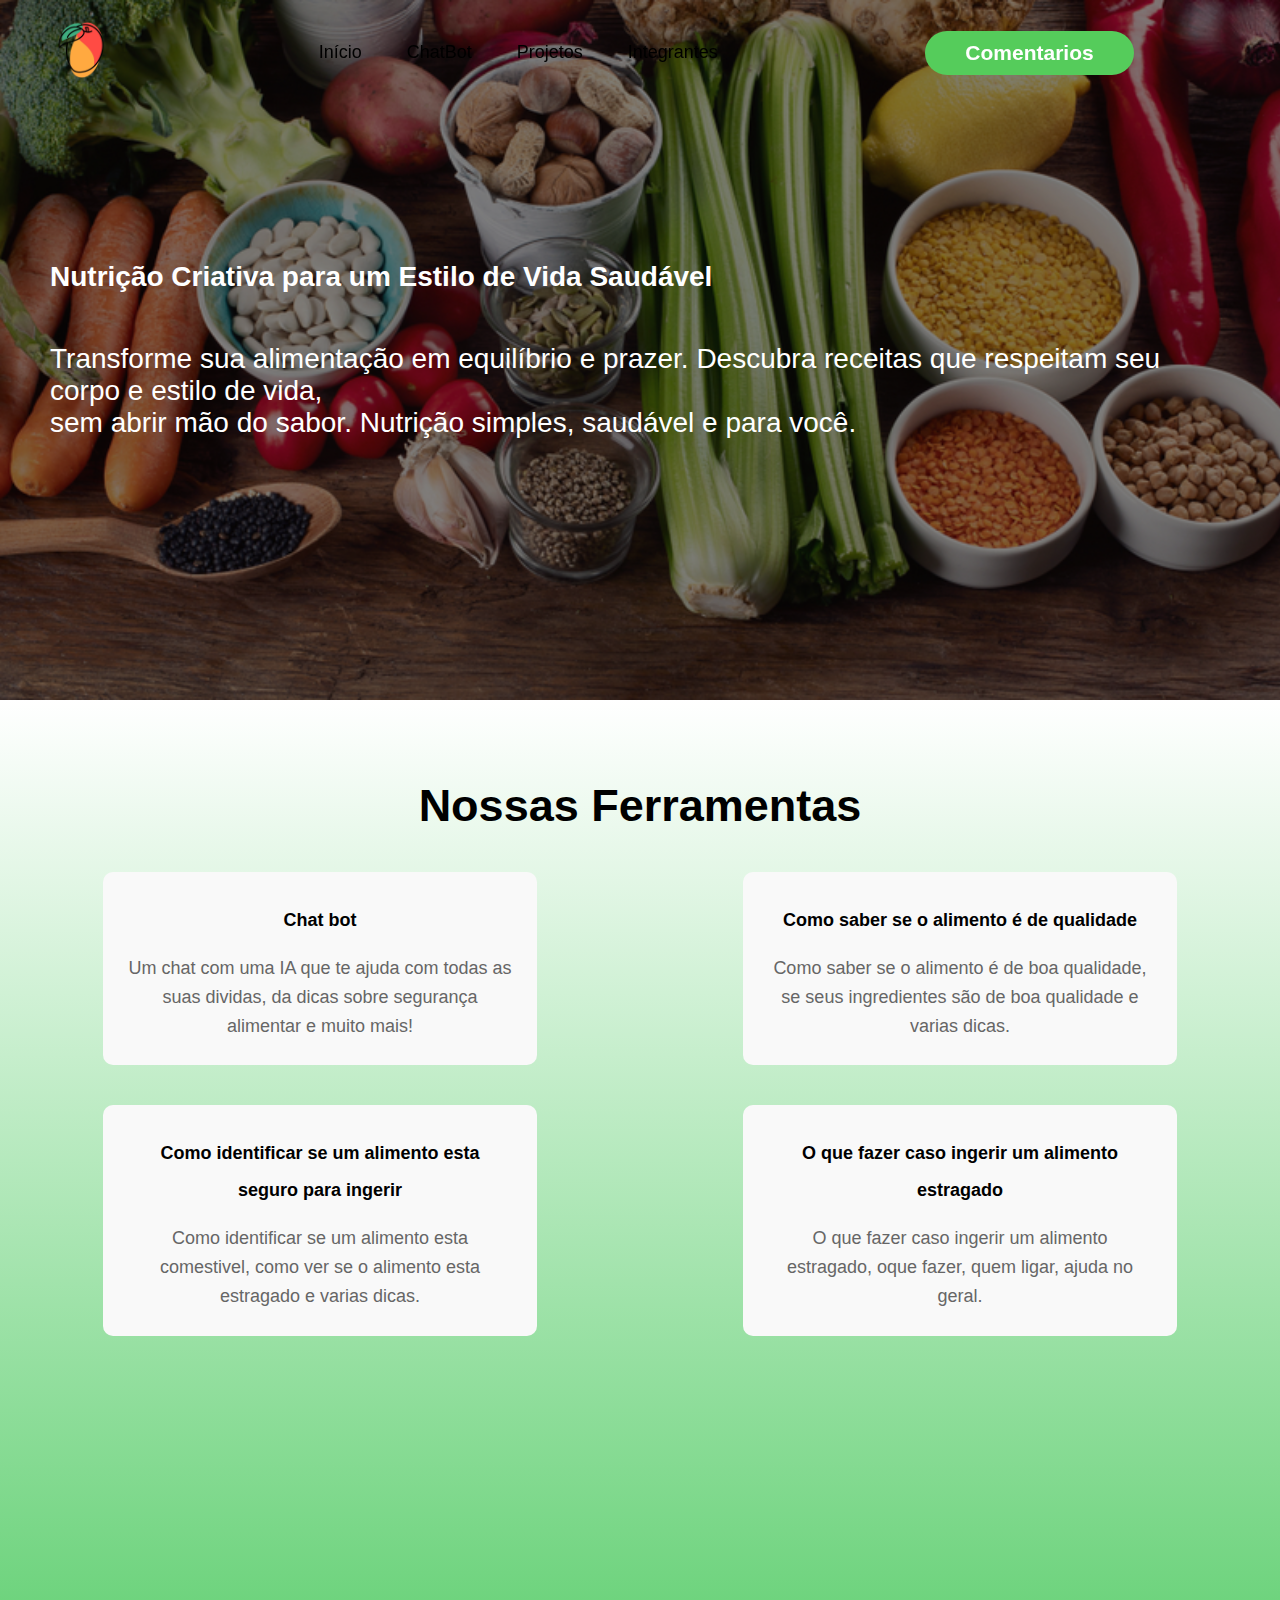
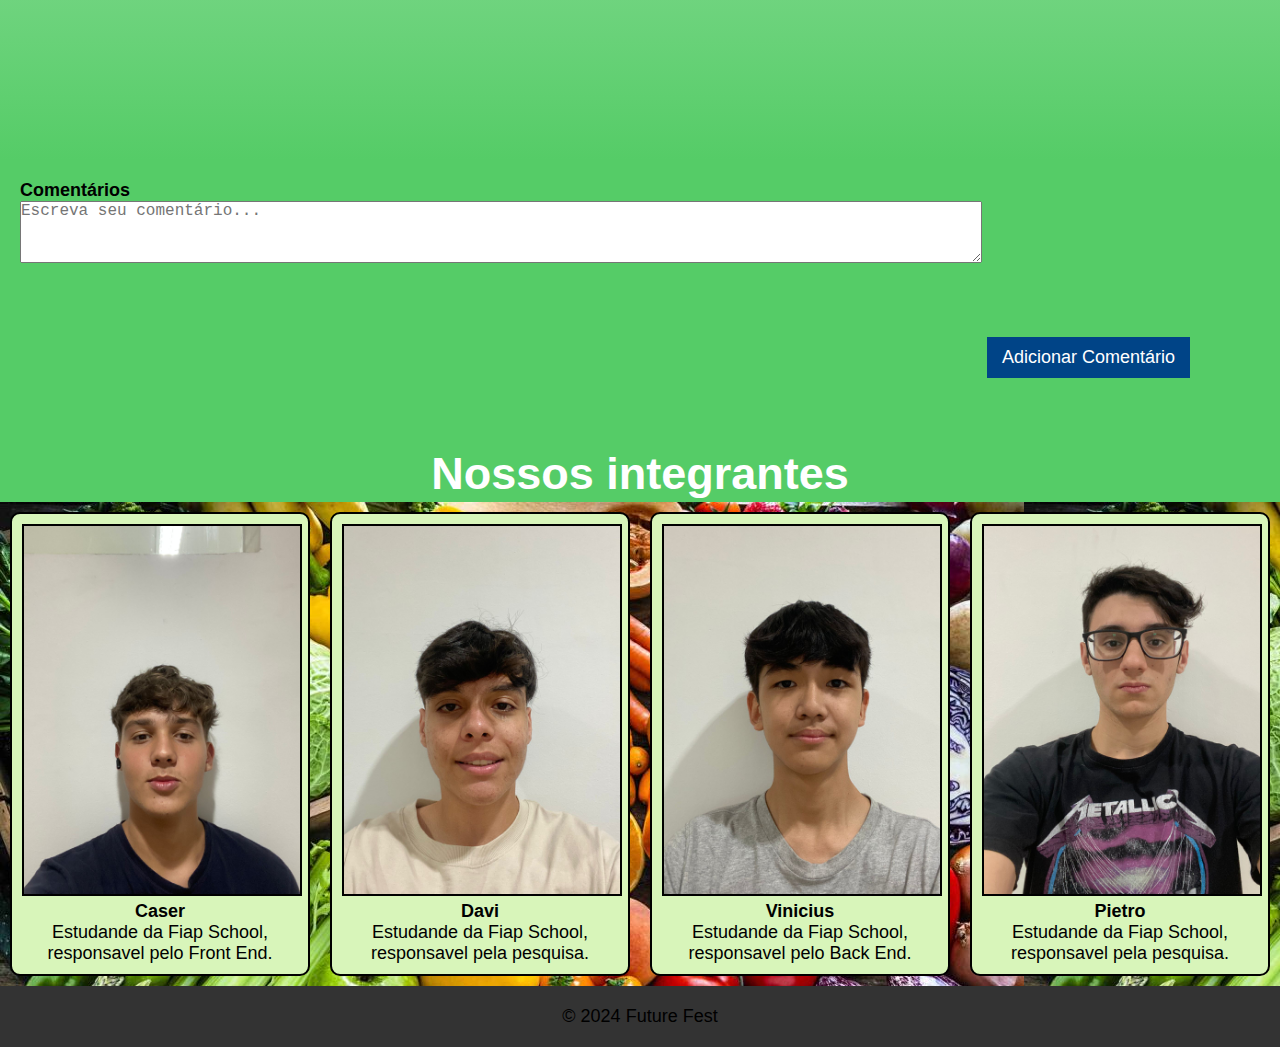
<file: index.html>
<!DOCTYPE html>
<html lang="en">
<head>
    <meta charset="UTF-8">
    <meta name="viewport" content="width=device-width, initial-scale=1.0">
    <link rel="stylesheet" href="https://cdn.jsdelivr.net/npm/bootstrap-icons@1.11.1/font/bootstrap-icons.css">
    <title>Document</title>
    <link rel="stylesheet" href="style.css">
    <script src="script.js" defer></script>
    <link rel="icon" href="imagens/Favicon.png">
</head>
<body>
    <header id="header">
        <div class="interface">
            <div class="logo">
                <a href="index.html">
                    <img src="logo.png" alt="Logo">
                </a>
            </div>
            <nav class="menu-desktop">
                    <li ><a href="#inicio">Início</a></li>
                    <li ><a href="link1.html">ChatBot</a></li>
                    <li ><a href="#servicos">Projetos</a></li>
                    <li ><a href="#pessoas">Integrantes</a></li>
                </ul>
            </nav>
            <div class="btn-contato">
                <a href="#coments">
                    <button>Comentarios</button>
                </a>
            </div>
            <div class="btn-abrir-menu" id="btn-menu">
                <i class="bi bi-list"></i>
            </div>
            <div class="menu-mobile" id="menu-mobile">
                <div class="btn-fechar">
                    <i class="bi bi-x-lg"></i>
                </div>
            </div>
            <div class="overlay-menu" id="overlay-menu"></div>
        </div>
    </header>
 
    <section class="banner" id="inicio">
        <div class="txt_banner">
            <h2>Nutrição Criativa para um Estilo de Vida Saudável</h2>
            <p>Transforme sua alimentação em equilíbrio e prazer. Descubra receitas que respeitam seu corpo e estilo de vida,<br> sem abrir mão do sabor. Nutrição simples, saudável e para você.</p>
        </div>
    </section>
        </div>
    </header>
    <section class="services" id="servicos">
        <div class="container">
            <h3>Nossas Ferramentas</h3>
            <div class="service-box">
                <div class="service-item">
                    <h4><a class="service_link" href="link1.html">Chat bot</a></h4>
                    <p>Um chat com uma IA que te ajuda com todas as suas dividas, da dicas sobre segurança alimentar e muito mais!  </p>
                </div>
                <div class="service-item">
                    <h4><a class="service_link" href="link2.html">Como saber se o alimento é de qualidade</a></h4>
                    <p>Como saber se o alimento é de boa qualidade, se seus ingredientes são de boa qualidade e varias dicas. </p>
                </div>
                <div class="service-item">
                    <h4><a class="service_link" href="link3.html">Como identificar se um alimento esta seguro para ingerir</a></h4>
                    <p>Como identificar se um alimento esta comestivel, como ver se o alimento esta estragado e varias dicas.</p>
                </div>
                <div class="service-item">
                    <h4><a class="service_link" href="link4.html">O que fazer caso ingerir um alimento estragado</a></h4>
                    <p>O que fazer caso ingerir um alimento estragado, oque fazer, quem ligar, ajuda no geral.</p>
                </div>
            </div>
        </div>
    </section>
 
   
    <div class="containe" id="coments">
        <h1>Comentários</h1>
        <textarea id="commentInput" placeholder="Escreva seu comentário..."></textarea>
        <button id="addCommentBtn">Adicionar Comentário</button>
        <div id="commentsSection"></div>
    </div>
 
 
 
 
 
<div class="integrantes" id="pessoas">
    <h2>Nossos integrantes</h2>
    <div class="cards">
        <div class="card">
            <img src="caser-foto.jpg">
            <h1>Caser</h1>
            <p>Estudande da Fiap School, responsavel pelo Front End.</p>
        </div>
        <div class="card">
            <img src="davi-foto.jpg">
            <h1>Davi</h1>
            <p>Estudande da Fiap School, responsavel pela pesquisa.</p>
        </div>
        <div class="card">
            <img src="vini-foto.jpg">
            <h1>Vinicius</h1>
            <p>Estudande da Fiap School, responsavel pelo Back End.</p>
        </div>
        <div class="card">
            <img src="pietro-foto.jpg">
            <h1>Pietro</h1>
            <p>Estudande da Fiap School, responsavel pela pesquisa.</p>
        </div>
    </div>
</div>
 
    <footer class="main-footer">
        <div class="container">
            <p>&copy; 2024 Future Fest</p>
        </div>
    </footer>
 
</body>
</html>
</file>
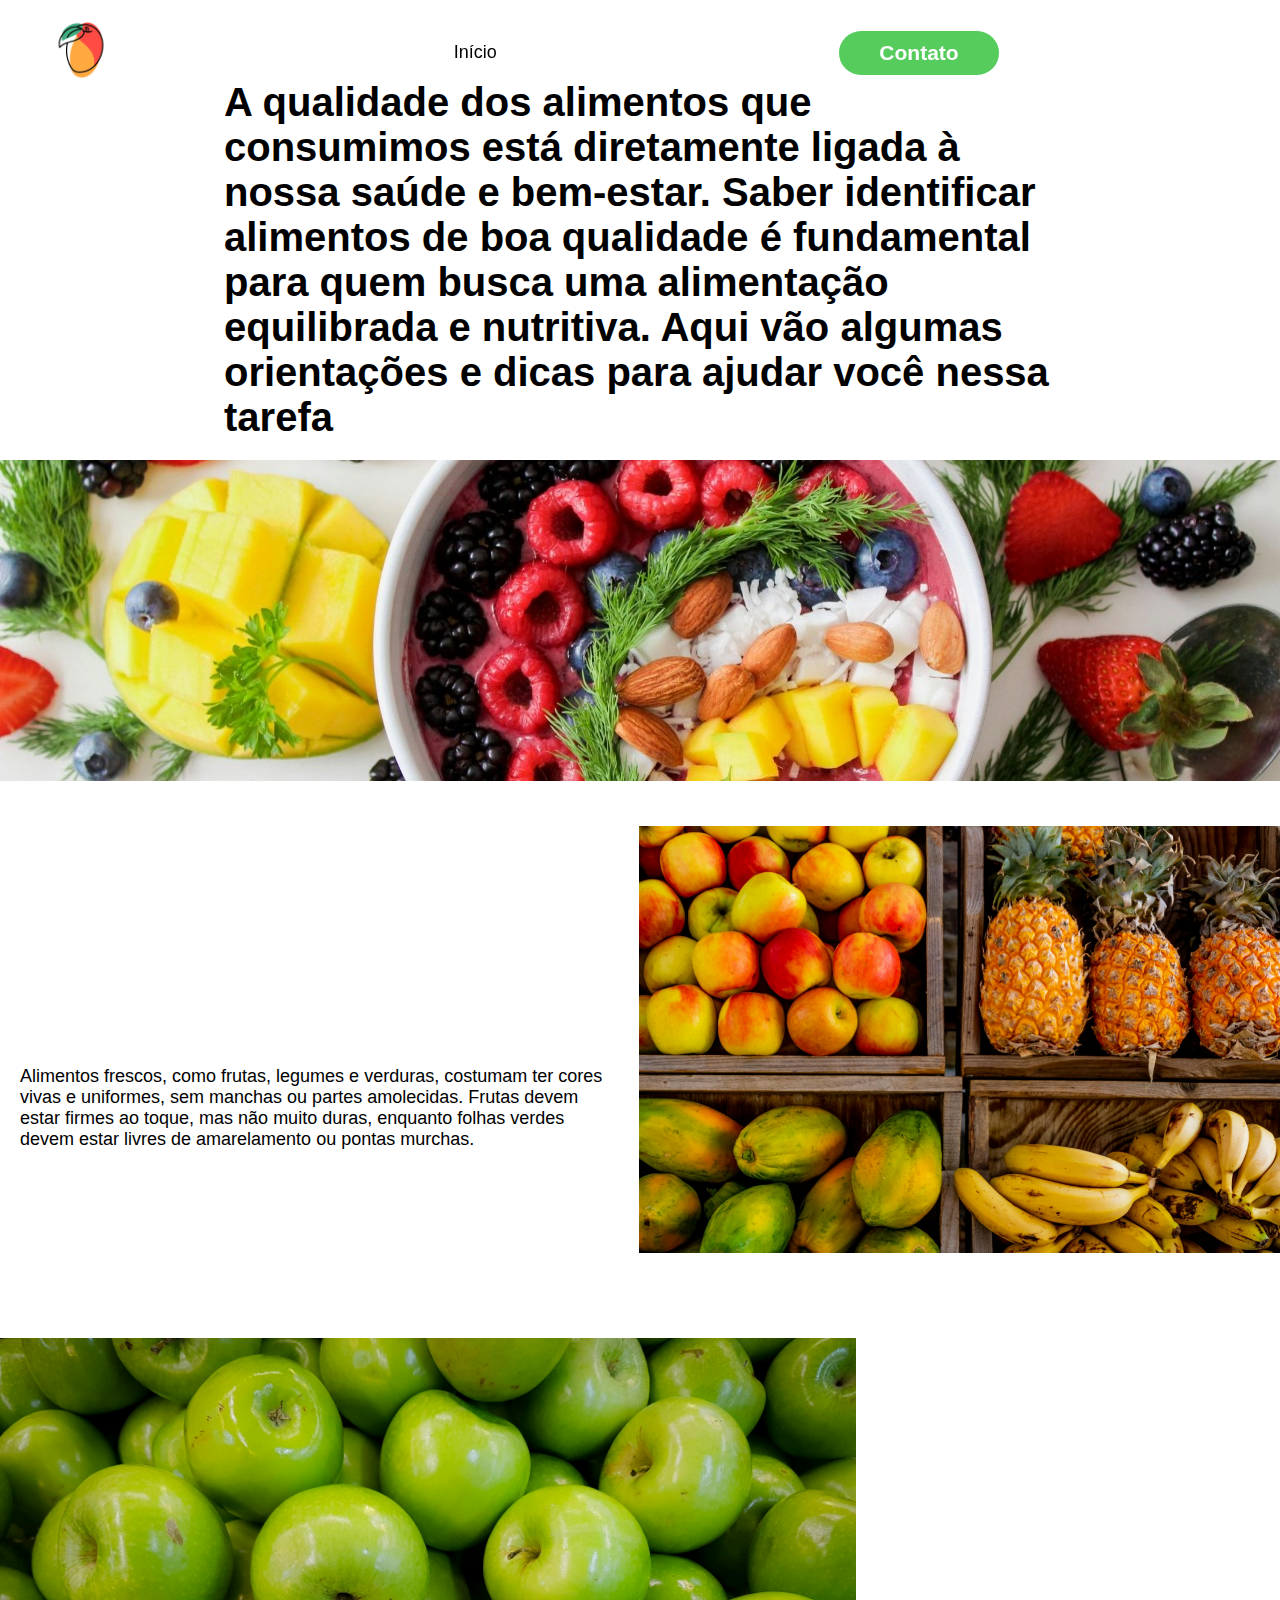
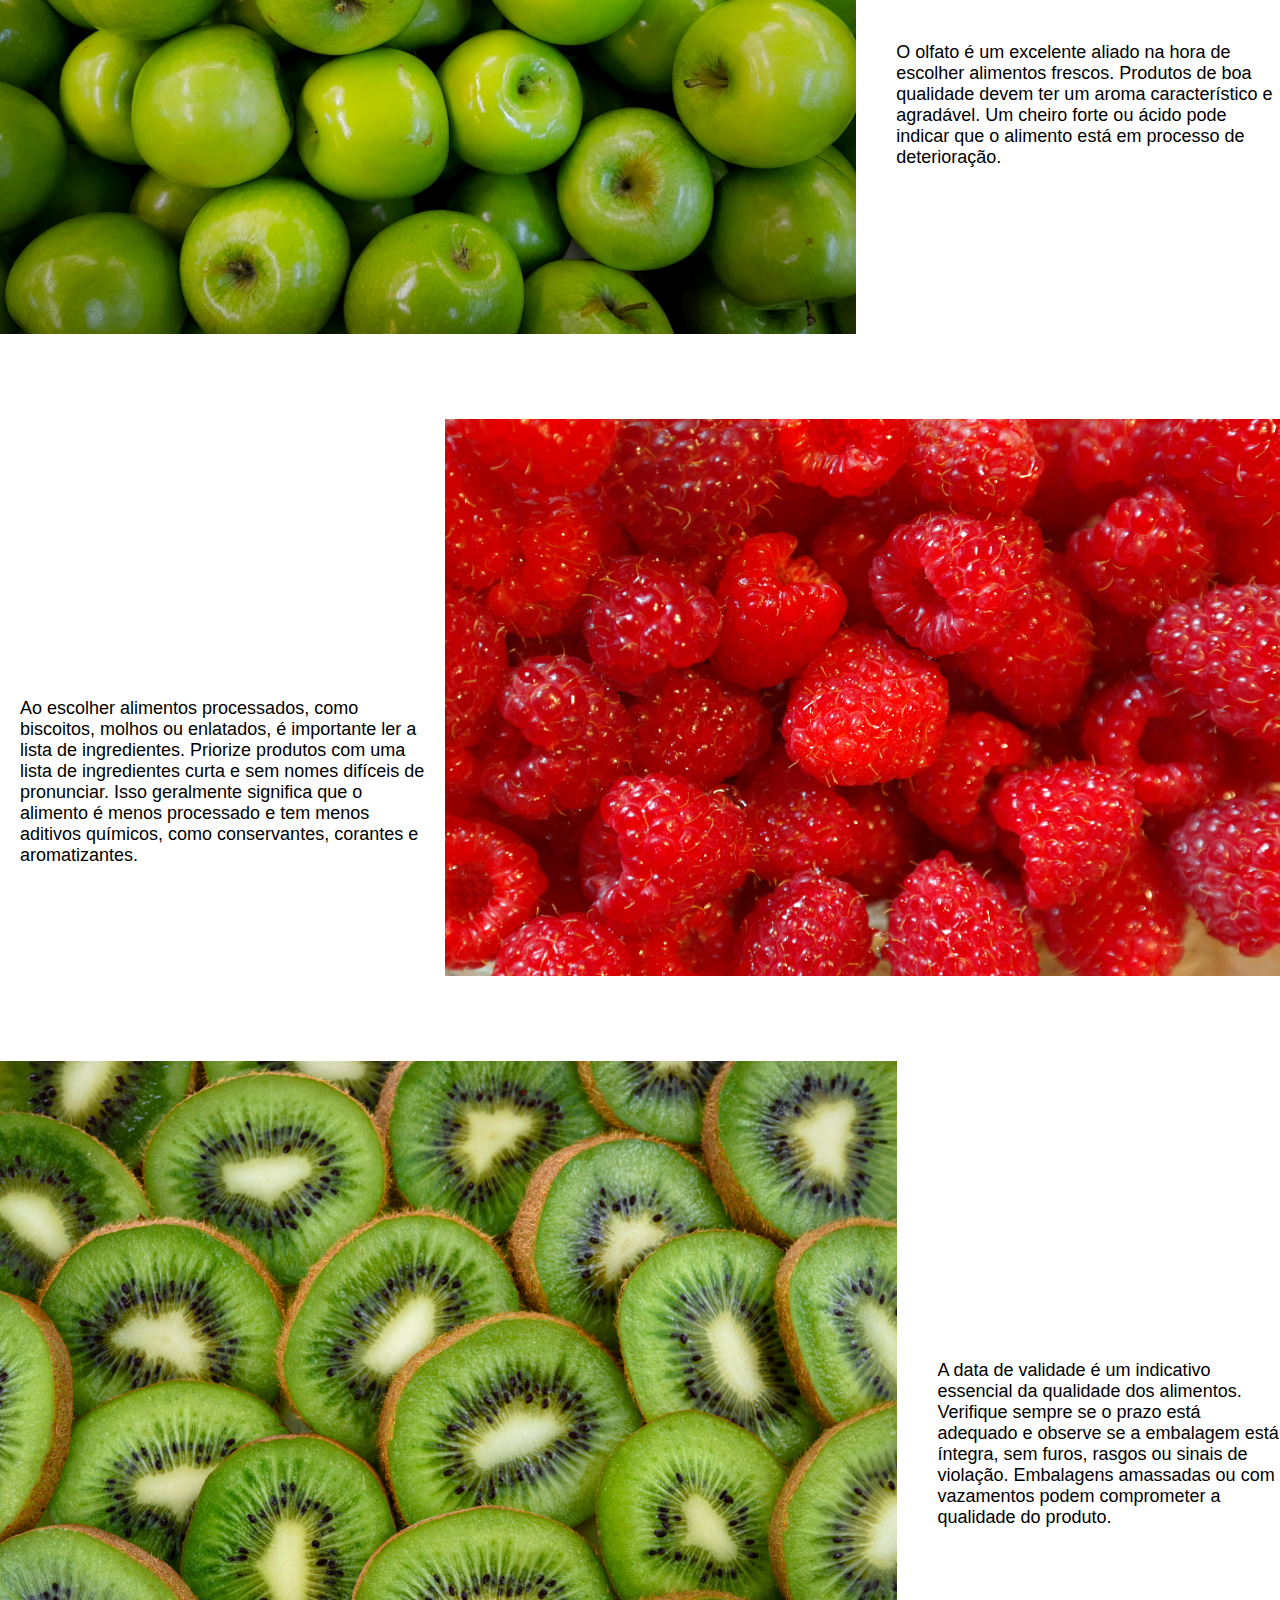
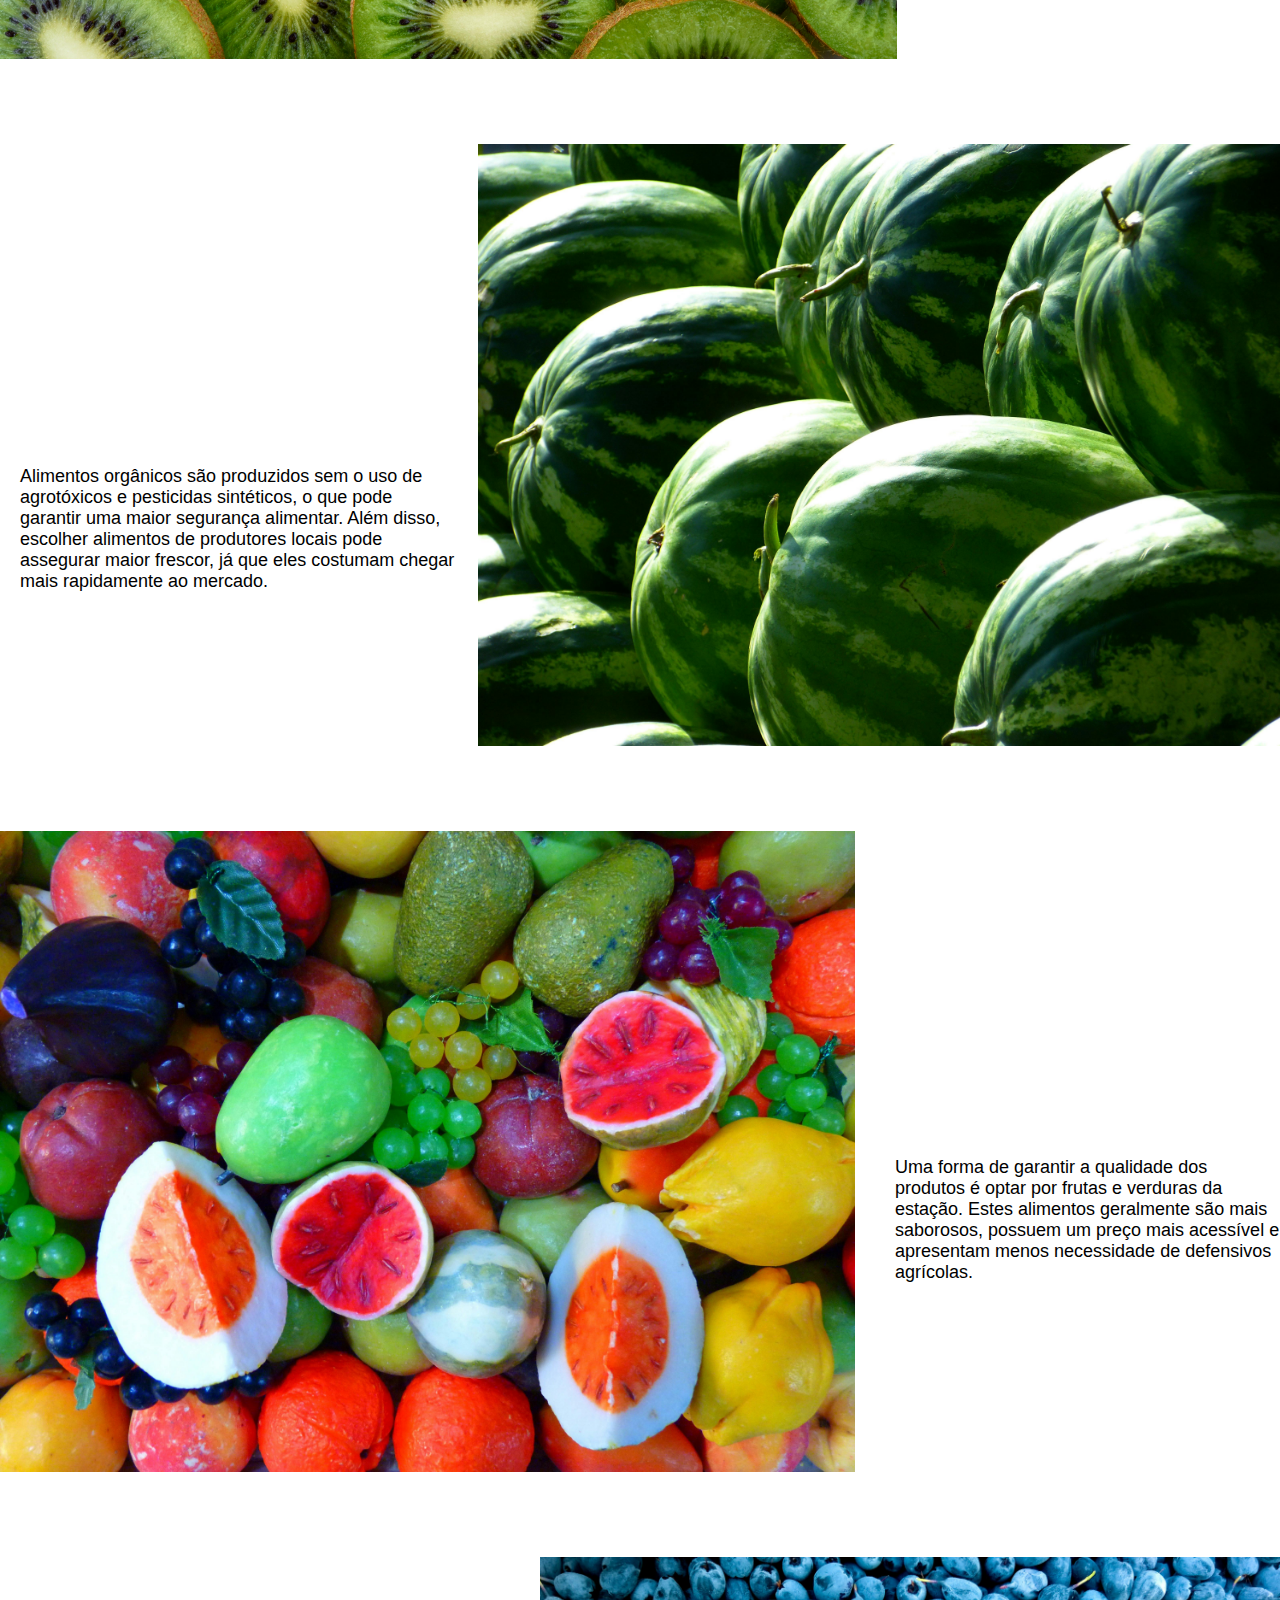
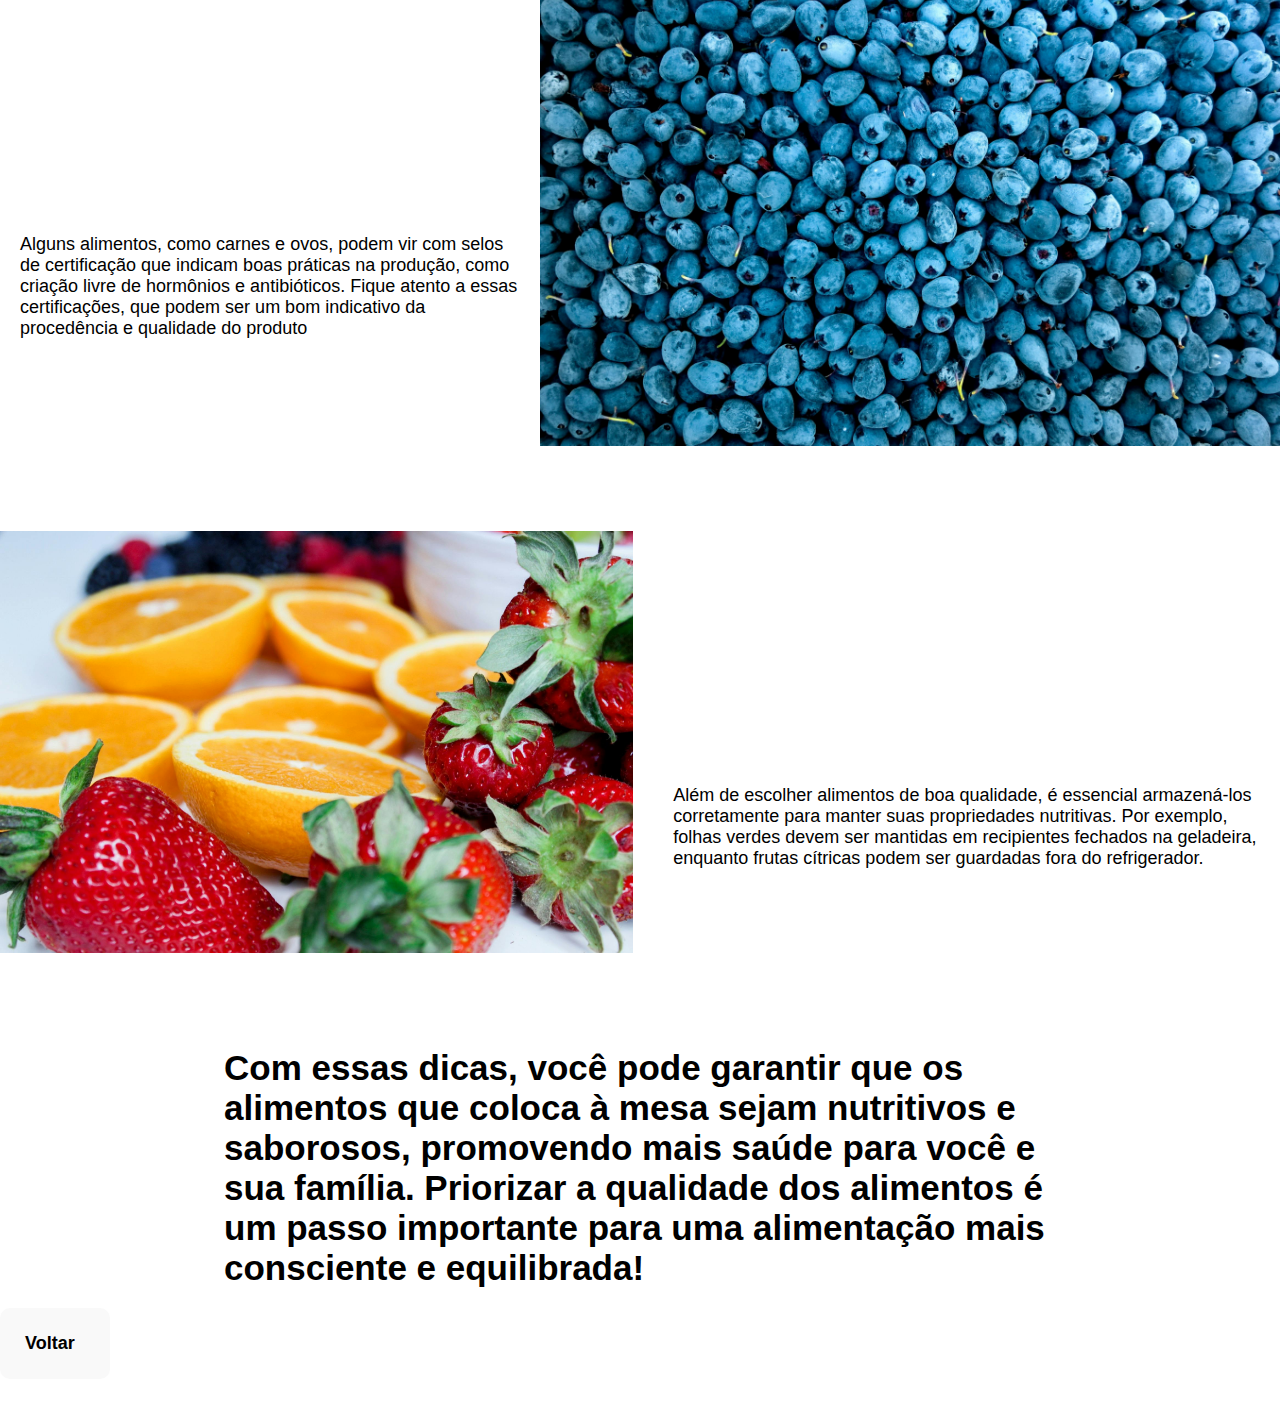
<file: link2.html>
<!DOCTYPE html>
<html lang="en">
<head>
    <meta charset="UTF-8">
    <meta name="viewport" content="width=device-width, initial-scale=1.0">
    <title>Document</title>
    <link rel="stylesheet" href="style.css">
    <script src="script.js"></script>
</head>
<body>
    <header id="header">
        <div class="interface">
            <div class="logo">
                <a href="index.html">
                    <img src="logo.png" alt="Logo">
                </a>
            </div>
            <nav class="menu-desktop">
                    <li ><a href="index.html">Início</a></li>
                </ul>
            </nav>
            <div class="btn-contato">
                <a href="">
                    <button>Contato</button>
                </a>
            </div>
            <div class="btn-abrir-menu" id="btn-menu">
                <i class="bi bi-list"></i>
            </div>
            <div class="menu-mobile" id="menu-mobile">
                <div class="btn-fechar">
                    <i class="bi bi-x-lg"></i>
                </div>
            </div>
            <div class="overlay-menu" id="overlay-menu"></div>
        </div>
    </header>

    <div class="parte-inicial-link2">
        <div class="texto-inical-link2">
            <h1>A qualidade dos alimentos que consumimos está diretamente ligada à nossa saúde e bem-estar. Saber identificar alimentos de boa qualidade é fundamental para quem busca uma alimentação equilibrada e nutritiva. Aqui vão algumas orientações e dicas para ajudar você nessa tarefa</h1>
        </div>
        <div class="imagem-inicial-link2">
            <img src="Frutas-Link2.jpg">
        </div>
    </div>

    <div class="Solucoes">
        <div class="texto-Solucoes">
            <h2>Aparência e Textura dos Alimentos</h2>
            <p>Alimentos frescos, como frutas, legumes e verduras, costumam ter cores vivas e uniformes, sem manchas ou partes amolecidas. Frutas devem estar firmes ao toque, mas não muito duras, enquanto folhas verdes devem estar livres de amarelamento ou pontas murchas.</p>
        </div>
        <div class="img-Solucoes">
            <img src="imgATA.jpeg">
        </div>
    </div>

    <div class="Solucoes">
        <div class="img-Solucoes">
            <img src="img-CA.jpg">
        </div>
        <div class="texto-Solucoes">
            <h2>Cheiro e Aroma</h2>
            <p>O olfato é um excelente aliado na hora de escolher alimentos frescos. Produtos de boa qualidade devem ter um aroma característico e agradável. Um cheiro forte ou ácido pode indicar que o alimento está em processo de deterioração.</p>
        </div>
    </div>

    <div class="Solucoes">
        <div class="texto-Solucoes">
            <h2>Verificação dos Ingredientes</h2>
            <p>Ao escolher alimentos processados, como biscoitos, molhos ou enlatados, é importante ler a lista de ingredientes. Priorize produtos com uma lista de ingredientes curta e sem nomes difíceis de pronunciar. Isso geralmente significa que o alimento é menos processado e tem menos aditivos químicos, como conservantes, corantes e aromatizantes.</p>
        </div>
        <div class="img-Solucoes">
            <img src="img-VI.jpg">
        </div>
    </div>

    <div class="Solucoes">
        <div class="img-Solucoes">
            <img src="img-VE.jpg">
        </div>
        <div class="texto-Solucoes">
            <h2>Verificação dos Ingredientes</h2>
            <p>A data de validade é um indicativo essencial da qualidade dos alimentos. Verifique sempre se o prazo está adequado e observe se a embalagem está íntegra, sem furos, rasgos ou sinais de violação. Embalagens amassadas ou com vazamentos podem comprometer a qualidade do produto.</p>
        </div>
    </div>

    <div class="Solucoes">
        <div class="texto-Solucoes">
            <h2>Prefira Alimentos Orgânicos e Locais</h2>
            <p>Alimentos orgânicos são produzidos sem o uso de agrotóxicos e pesticidas sintéticos, o que pode garantir uma maior segurança alimentar. Além disso, escolher alimentos de produtores locais pode assegurar maior frescor, já que eles costumam chegar mais rapidamente ao mercado.</p>
        </div>
        <div class="img-Solucoes">
            <img src="img-PAOL.jpg">
        </div>
    </div>

    <div class="Solucoes">
        <div class="img-Solucoes">
            <img src="img-AE.jpg">
        </div>
        <div class="texto-Solucoes">
            <h2>Alimentos da Estação</h2>
            <p>Uma forma de garantir a qualidade dos produtos é optar por frutas e verduras da estação. Estes alimentos geralmente são mais saborosos, possuem um preço mais acessível e apresentam menos necessidade de defensivos agrícolas.</p>
        </div>
    </div>

    <div class="Solucoes">
        <div class="texto-Solucoes">
            <h2>Certificações e Selos de Qualidade</h2>
            <p>Alguns alimentos, como carnes e ovos, podem vir com selos de certificação que indicam boas práticas na produção, como criação livre de hormônios e antibióticos. Fique atento a essas certificações, que podem ser um bom indicativo da procedência e qualidade do produto</p>
        </div>
        <div class="img-Solucoes">
            <img src="img-CSQ.jpg">
        </div>
    </div>

    <div class="Solucoes">
        <div class="img-Solucoes">
            <img src="img-CAMQ.jpg">
        </div>
        <div class="texto-Solucoes">
            <h2>Como Armazenar para Manter a Qualidade</h2>
            <p>Além de escolher alimentos de boa qualidade, é essencial armazená-los corretamente para manter suas propriedades nutritivas. Por exemplo, folhas verdes devem ser mantidas em recipientes fechados na geladeira, enquanto frutas cítricas podem ser guardadas fora do refrigerador.</p>
        </div>
    </div>

    <div class="parte-final-link2">
        <div class="texto-final-link2">
            <h1>Com essas dicas, você pode garantir que os alimentos que coloca à mesa sejam nutritivos e saborosos, promovendo mais saúde para você e sua família. Priorizar a qualidade dos alimentos é um passo importante para uma alimentação mais consciente e equilibrada!</h1>
        </div>
    </div>

    <div class="botao-voltar-grande">
        <div class="botao-voltar">
            <h4><a href="index.html">Voltar</a></h4>
        </div>
    </div>

</body>
</html>
</file>
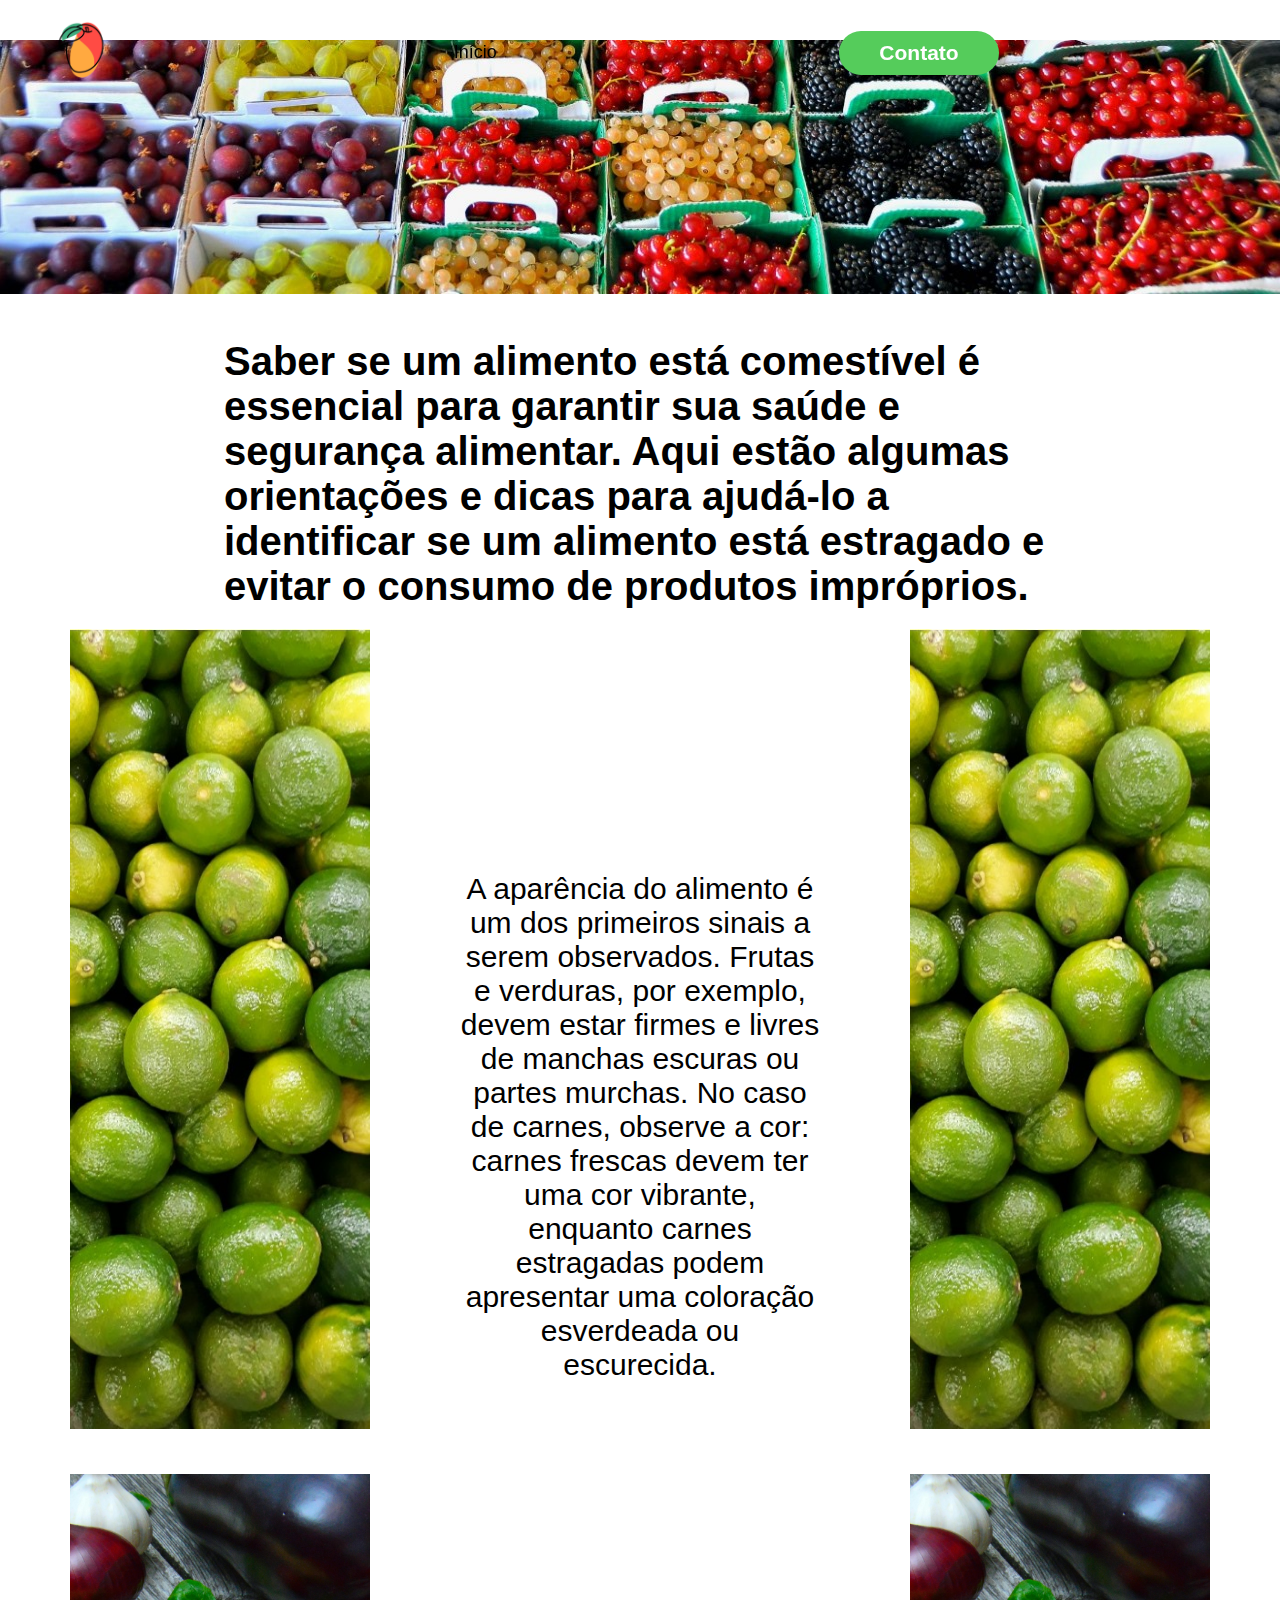
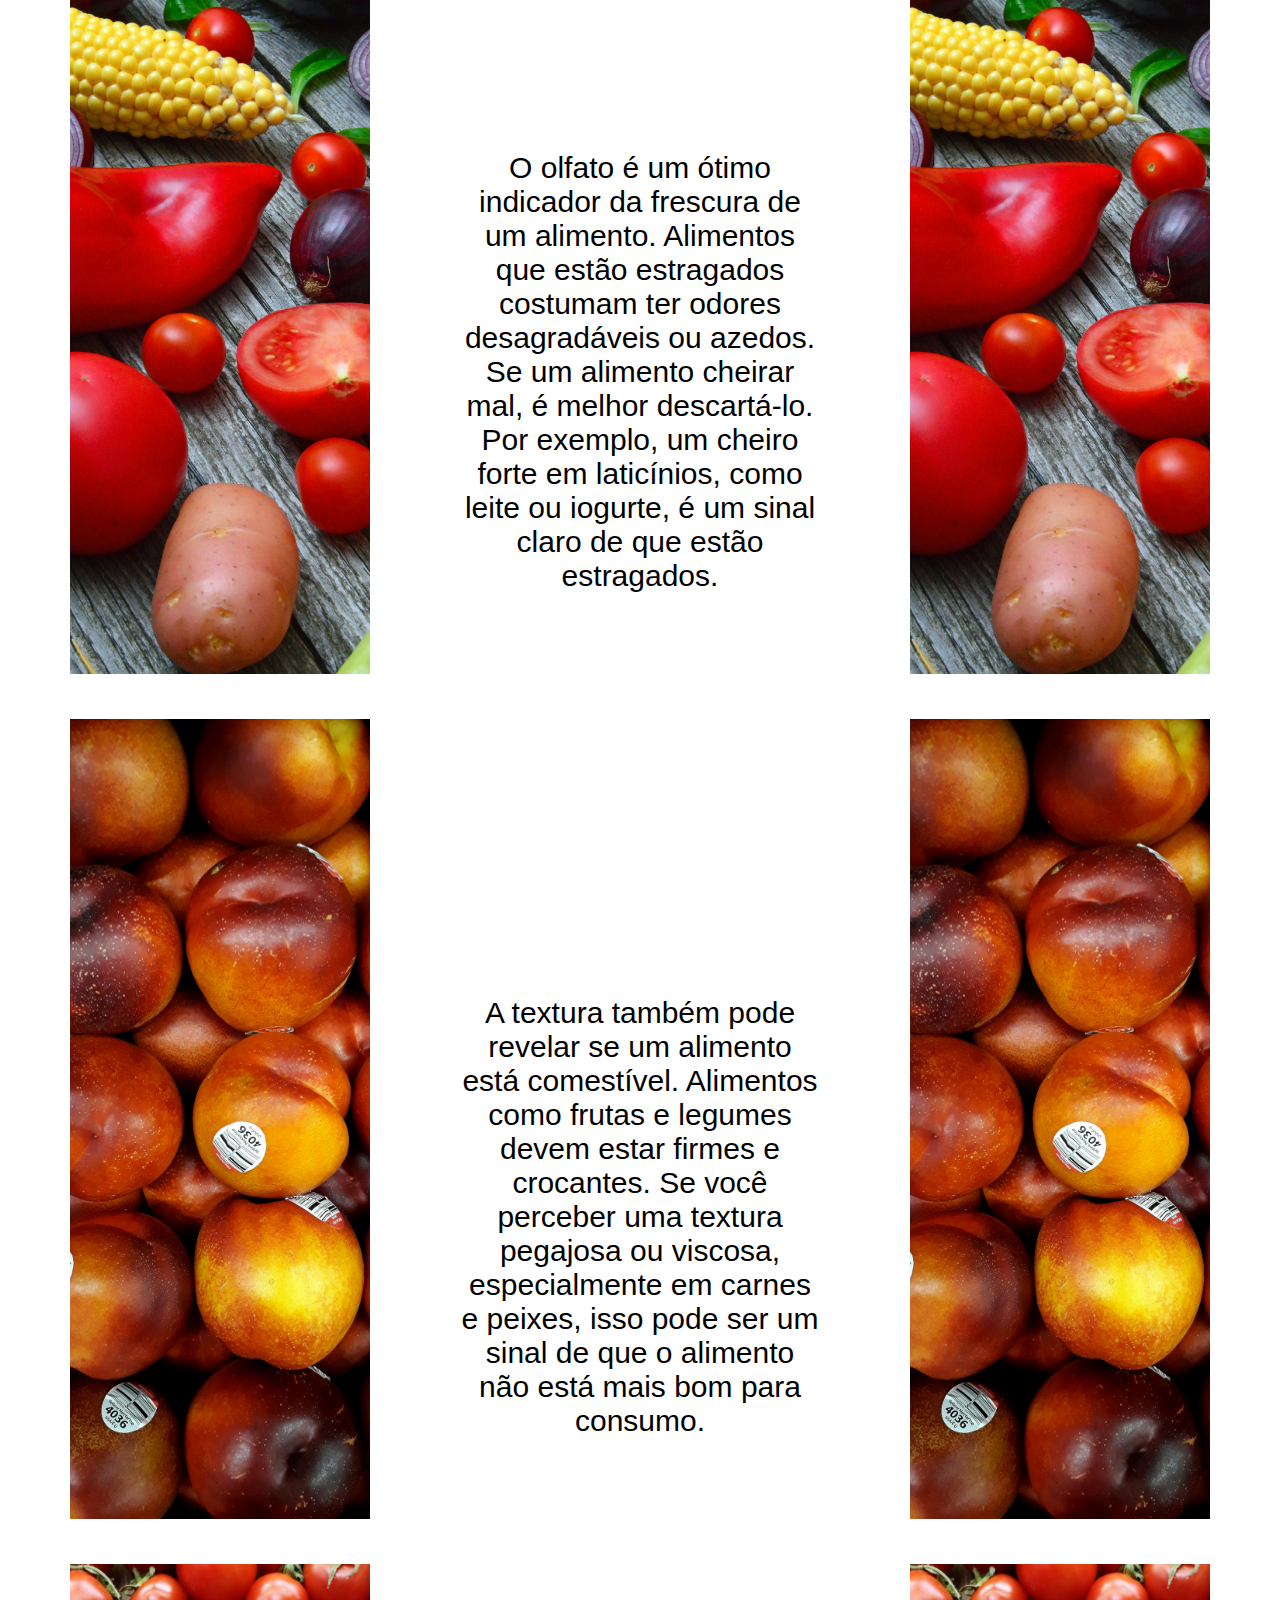
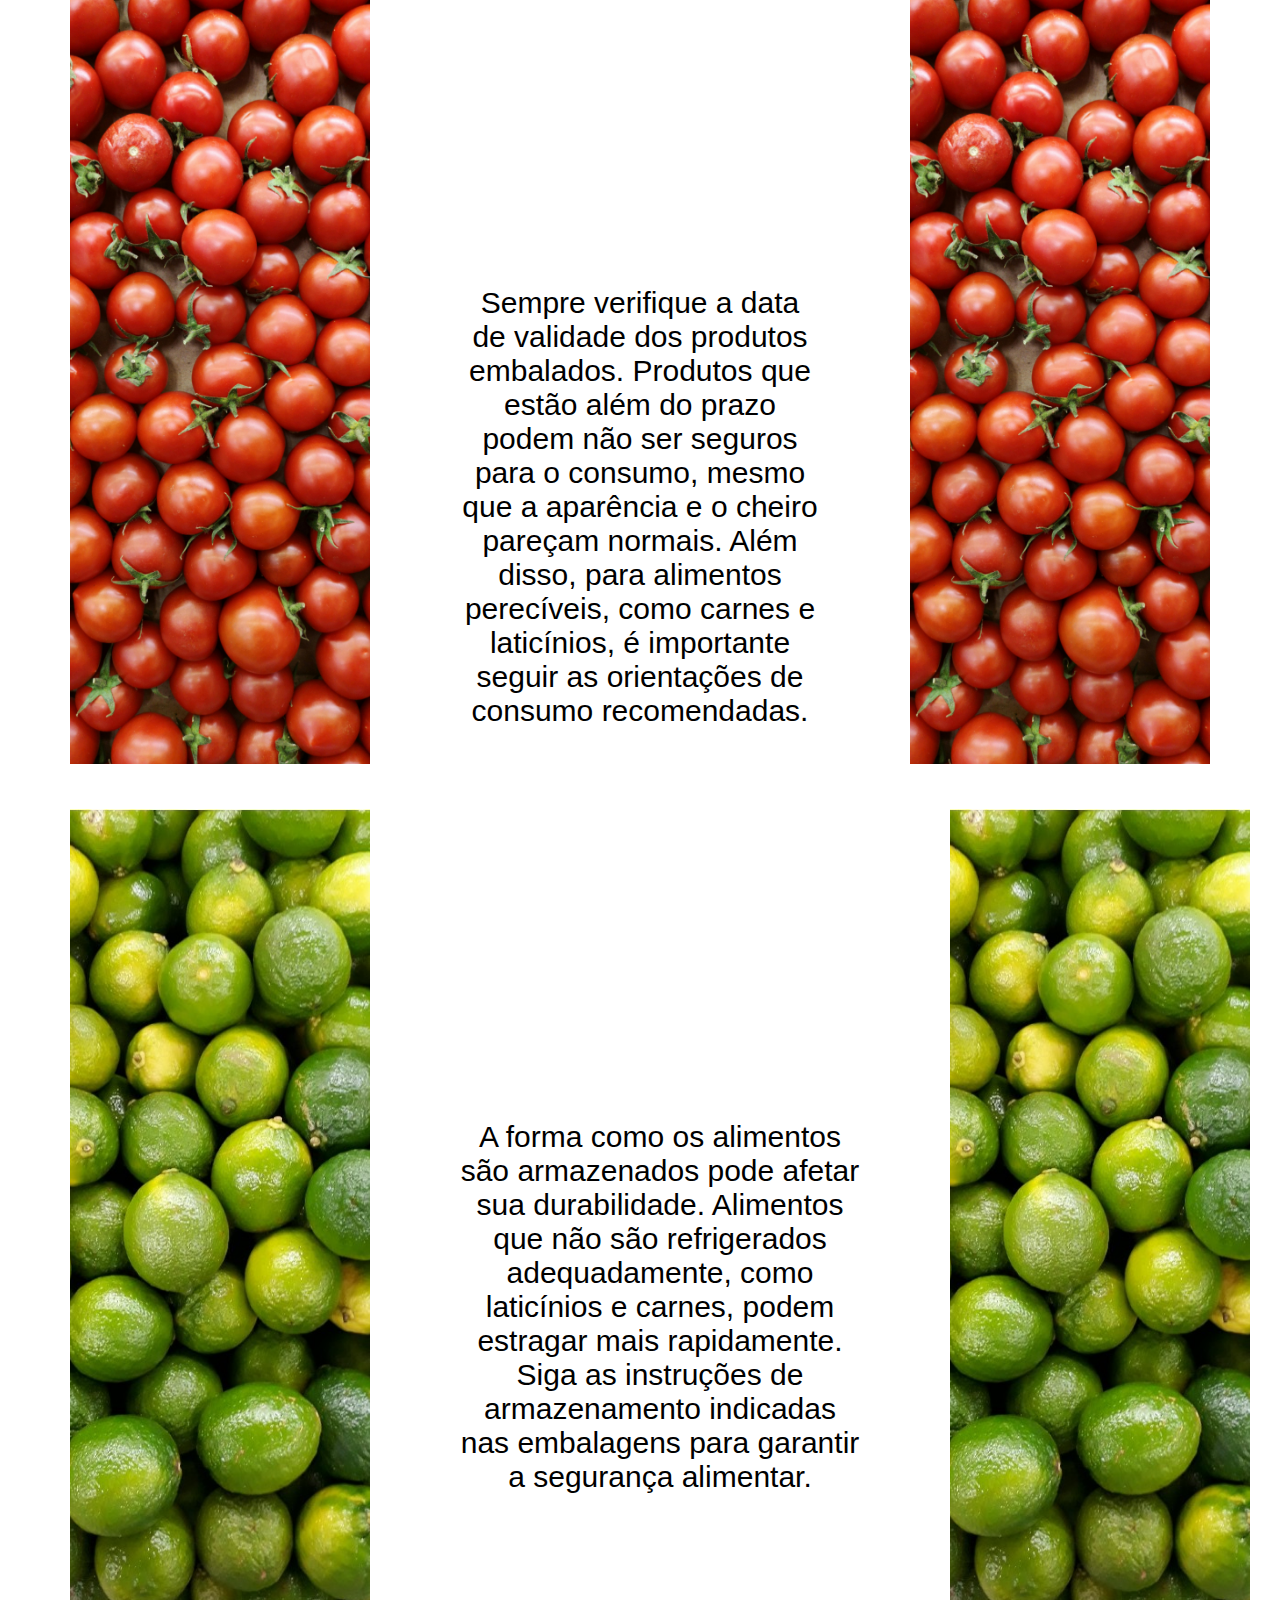
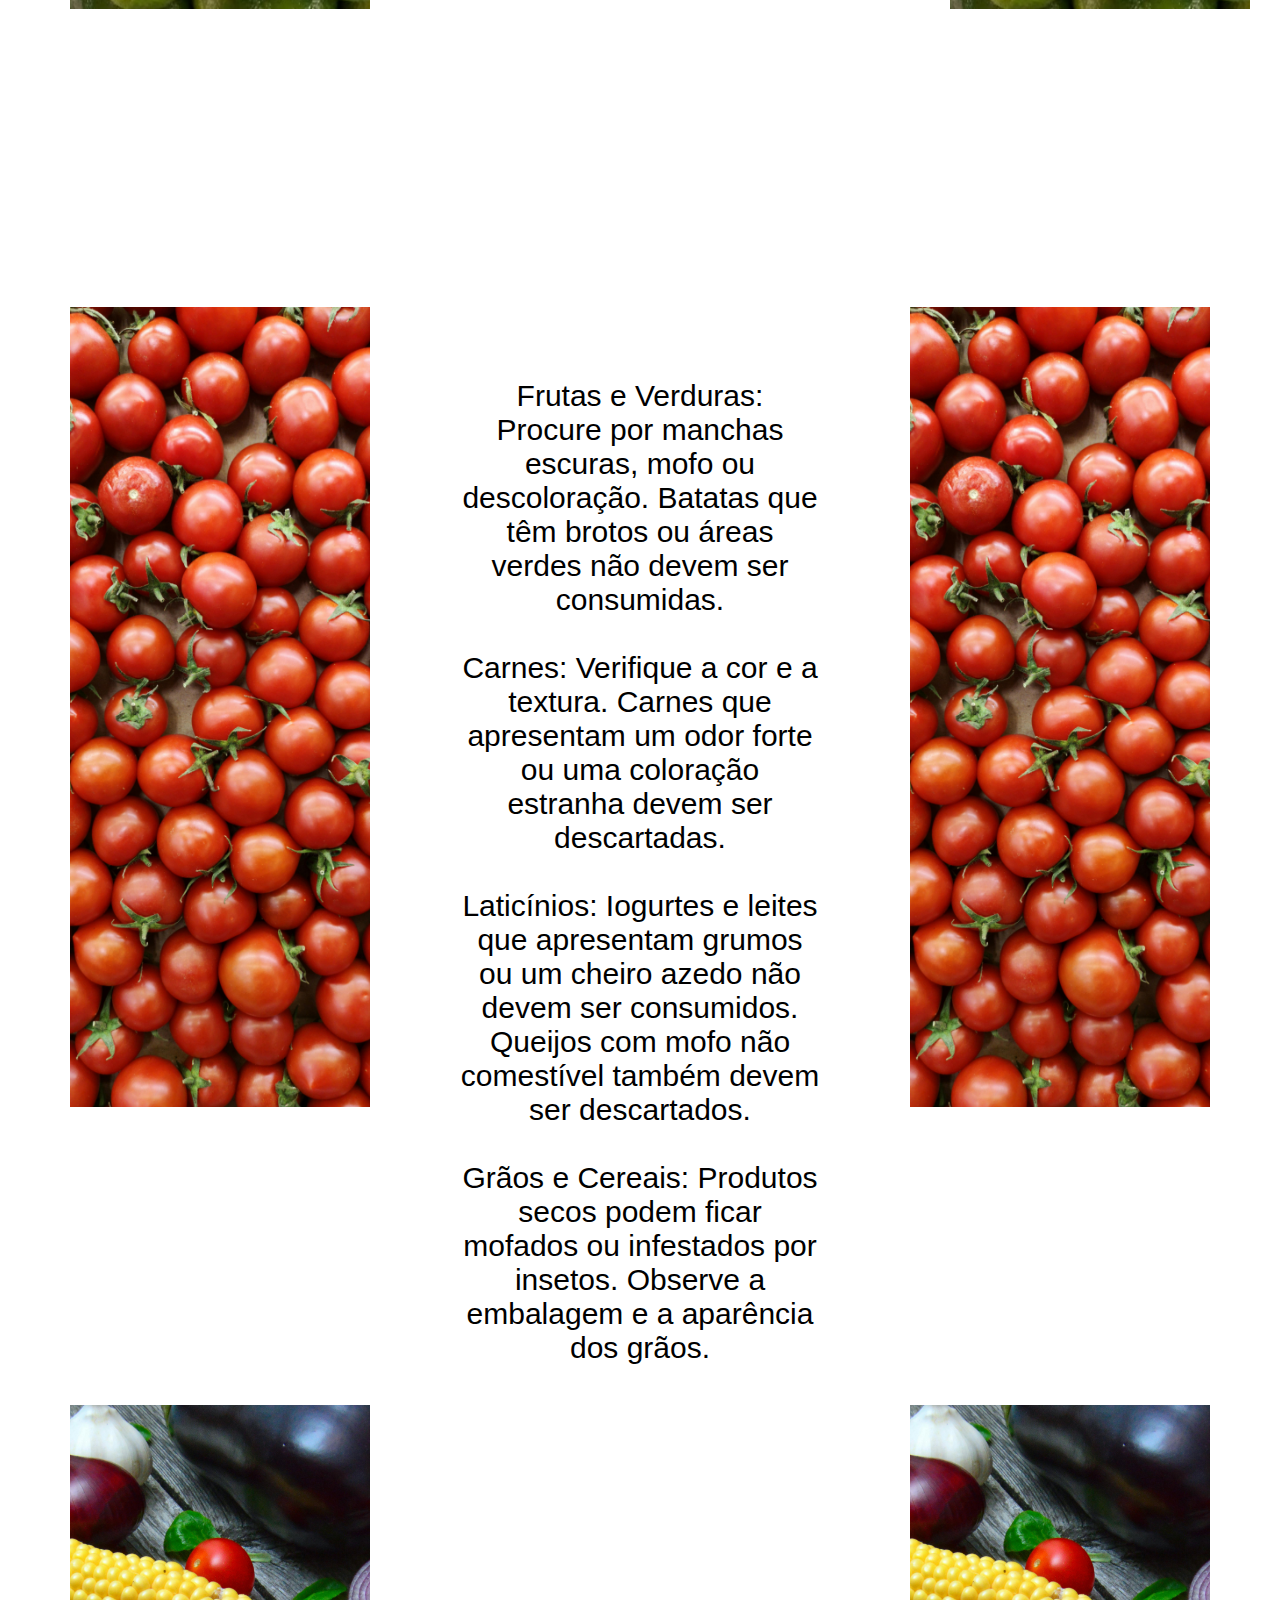
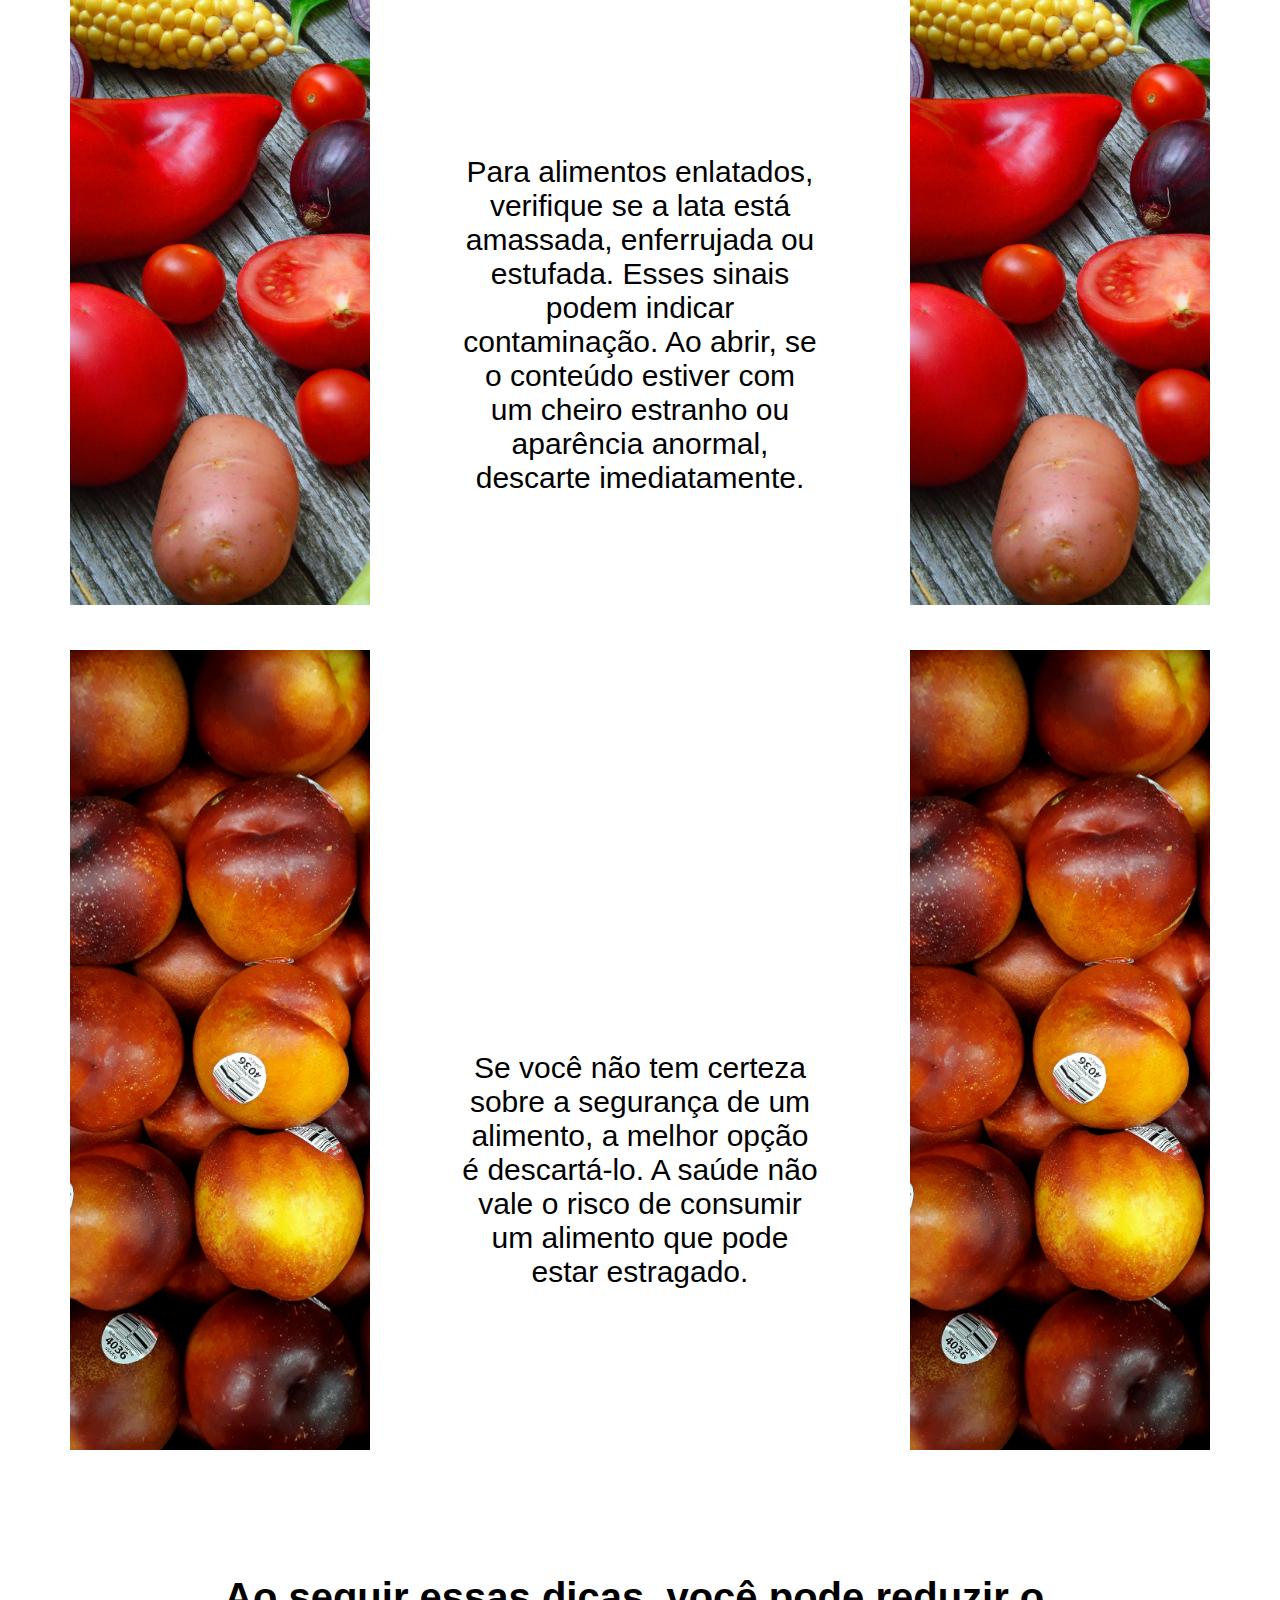
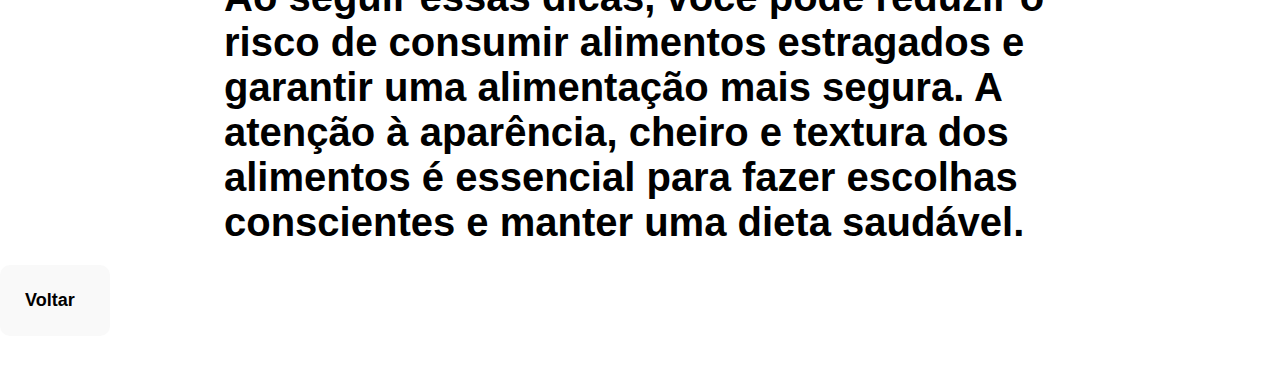
<file: link3.html>
<!DOCTYPE html>
<html lang="en">
<head>
    <meta charset="UTF-8">
    <meta name="viewport" content="width=device-width, initial-scale=1.0">
    <title>Document</title>
    <link rel="stylesheet" href="style.css">
    <script src="script.js"></script>
</head>
<body>
  <header id="header">
    <div class="interface">
        <div class="logo">
            <a href="index.html">
                <img src="logo.png" alt="Logo">
            </a>
        </div>
        <nav class="menu-desktop">
                <li ><a href="index.html">Início</a></li>
            </ul>
        </nav>
        <div class="btn-contato">
            <a href="">
                <button>Contato</button>
            </a>
        </div>
        <div class="btn-abrir-menu" id="btn-menu">
            <i class="bi bi-list"></i>
        </div>
        <div class="menu-mobile" id="menu-mobile">
            <div class="btn-fechar">
                <i class="bi bi-x-lg"></i>
            </div>
        </div>
        <div class="overlay-menu" id="overlay-menu"></div>
    </div>
</header>

    <div class="parte-inicial-link2">
        <div class="imagem-inicial-link2">
            <img src="img-inicio-link3.jpg">
        </div>
        <div class="texto-inical-link2">
            <h1>Saber se um alimento está comestível é essencial para garantir sua saúde e segurança alimentar. Aqui estão algumas orientações e dicas para ajudá-lo a identificar se um alimento está estragado e evitar o consumo de produtos impróprios.</h1>
        </div>
    </div>

    <div class="corpo-link3">
        <div class="imagem-link3">
          <img src="imagem-lado-1-link3.jpg" alt="Imagem esquerda" />
        </div>
        <div class="texto-link3">
          <h2>Verificação da Aparência</h2>
          <p>A aparência do alimento é um dos primeiros sinais a serem observados. Frutas e verduras, por exemplo, devem estar firmes e livres de manchas escuras ou partes murchas. No caso de carnes, observe a cor: carnes frescas devem ter uma cor vibrante, enquanto carnes estragadas podem apresentar uma coloração esverdeada ou escurecida.</p>
        </div>
        <div class="imagem-link3">
          <img src="imagem-lado-1-link3.jpg" alt="Imagem direita" />
        </div>
    </div>

    <div class="corpo-link3">
        <div class="imagem-link3">
          <img src="imagem-lado-2-link3.jpg" alt="Imagem esquerda" />
        </div>
        <div class="texto-link3">
          <h2>Cheiro e Aroma</h2>
          <p>O olfato é um ótimo indicador da frescura de um alimento. Alimentos que estão estragados costumam ter odores desagradáveis ou azedos. Se um alimento cheirar mal, é melhor descartá-lo. Por exemplo, um cheiro forte em laticínios, como leite ou iogurte, é um sinal claro de que estão estragados.</p>
        </div>
        <div class="imagem-link3">
          <img src="imagem-lado-2-link3.jpg" alt="Imagem direita" />
        </div>
    </div>

    <div class="corpo-link3">
        <div class="imagem-link3">
          <img src="imagem-lado-3-link3.jpg" alt="Imagem esquerda" />
        </div>
        <div class="texto-link3">
          <h2>Textura e Consistência</h2>
          <p>A textura também pode revelar se um alimento está comestível. Alimentos como frutas e legumes devem estar firmes e crocantes. Se você perceber uma textura pegajosa ou viscosa, especialmente em carnes e peixes, isso pode ser um sinal de que o alimento não está mais bom para consumo.</p>
        </div>
        <div class="imagem-link3">
          <img src="imagem-lado-3-link3.jpg" alt="Imagem direita" />
        </div>
    </div>

    <div class="corpo-link3">
        <div class="imagem-link3">
          <img src="imagem-lado-4-link3.jpg" alt="Imagem esquerda" />
        </div>
        <div class="texto-link3">
          <h2>Data de Validade e Prazo de Consumo</h2>
          <p>Sempre verifique a data de validade dos produtos embalados. Produtos que estão além do prazo podem não ser seguros para o consumo, mesmo que a aparência e o cheiro pareçam normais. Além disso, para alimentos perecíveis, como carnes e laticínios, é importante seguir as orientações de consumo recomendadas.</p>
        </div>
        <div class="imagem-link3">
          <img src="imagem-lado-4-link3.jpg" alt="Imagem direita" />
        </div>
    </div>
      
    <div class="corpo-link3">
        <div class="imagem-link3">
          <img src="imagem-lado-1-link3.jpg" alt="Imagem esquerda" />
        </div>
        <div class="texto-link3">
          <h2>Armazenamento Adequado</h2>
          <p>A forma como os alimentos são armazenados pode afetar sua durabilidade. Alimentos que não são refrigerados adequadamente, como laticínios e carnes, podem estragar mais rapidamente. Siga as instruções de armazenamento indicadas nas embalagens para garantir a segurança alimentar.</p>
        </div>
        <div class="imagem-link3">
          <img src="imagem-lado-1-link3.jpg" alt="Imagem direita" />
        </div>
    </div>

    <div class="corpo-link3">
        <div class="imagem-link3">
          <img src="imagem-lado-4-link3.jpg" alt="Imagem esquerda" />
        </div>
        <div class="texto-link3">
          <h2>Dicas Específicas para Alimentos Comuns</h2>
          <p>Frutas e Verduras: Procure por manchas escuras, mofo ou descoloração. Batatas que têm brotos ou áreas verdes não devem ser consumidas. <br>
            <br>
            Carnes: Verifique a cor e a textura. Carnes que apresentam um odor forte ou uma coloração estranha devem ser descartadas.<br>
            <br>
            Laticínios: Iogurtes e leites que apresentam grumos ou um cheiro azedo não devem ser consumidos. Queijos com mofo não comestível também devem ser descartados.<br>
            <br>
            Grãos e Cereais: Produtos secos podem ficar mofados ou infestados por insetos. Observe a embalagem e a aparência dos grãos.</p>
        </div>
        <div class="imagem-link3">
          <img src="imagem-lado-4-link3.jpg" alt="Imagem direita" />
        </div>
    </div>

    <div class="corpo-link3">
        <div class="imagem-link3">
          <img src="imagem-lado-2-link3.jpg" alt="Imagem esquerda" />
        </div>
        <div class="texto-link3">
          <h2>Cuidado com Alimentos Enlatados</h2>
          <p>Para alimentos enlatados, verifique se a lata está amassada, enferrujada ou estufada. Esses sinais podem indicar contaminação. Ao abrir, se o conteúdo estiver com um cheiro estranho ou aparência anormal, descarte imediatamente.</p>
        </div>
        <div class="imagem-link3">
          <img src="imagem-lado-2-link3.jpg" alt="Imagem direita" />
        </div>
    </div>

    <div class="corpo-link3">
        <div class="imagem-link3">
          <img src="imagem-lado-3-link3.jpg" alt="Imagem esquerda" />
        </div>
        <div class="texto-link3">
          <h2>Quando em Dúvida, Descarte</h2>
          <p>Se você não tem certeza sobre a segurança de um alimento, a melhor opção é descartá-lo. A saúde não vale o risco de consumir um alimento que pode estar estragado.</p>
        </div>
        <div class="imagem-link3">
          <img src="imagem-lado-3-link3.jpg" alt="Imagem direita" />
        </div>
    </div>

    <div class="parte-inicial-link2">
        <div class="texto-inical-link2">
            <h1>Ao seguir essas dicas, você pode reduzir o risco de consumir alimentos estragados e garantir uma alimentação mais segura. A atenção à aparência, cheiro e textura dos alimentos é essencial para fazer escolhas conscientes e manter uma dieta saudável.</h1>
        </div>
    </div>

    <div class="botao-voltar-grande">
        <div class="botao-voltar">
            <h4><a href="index.html">Voltar</a></h4>
        </div>
    </div>
</body>
</html>
</file>
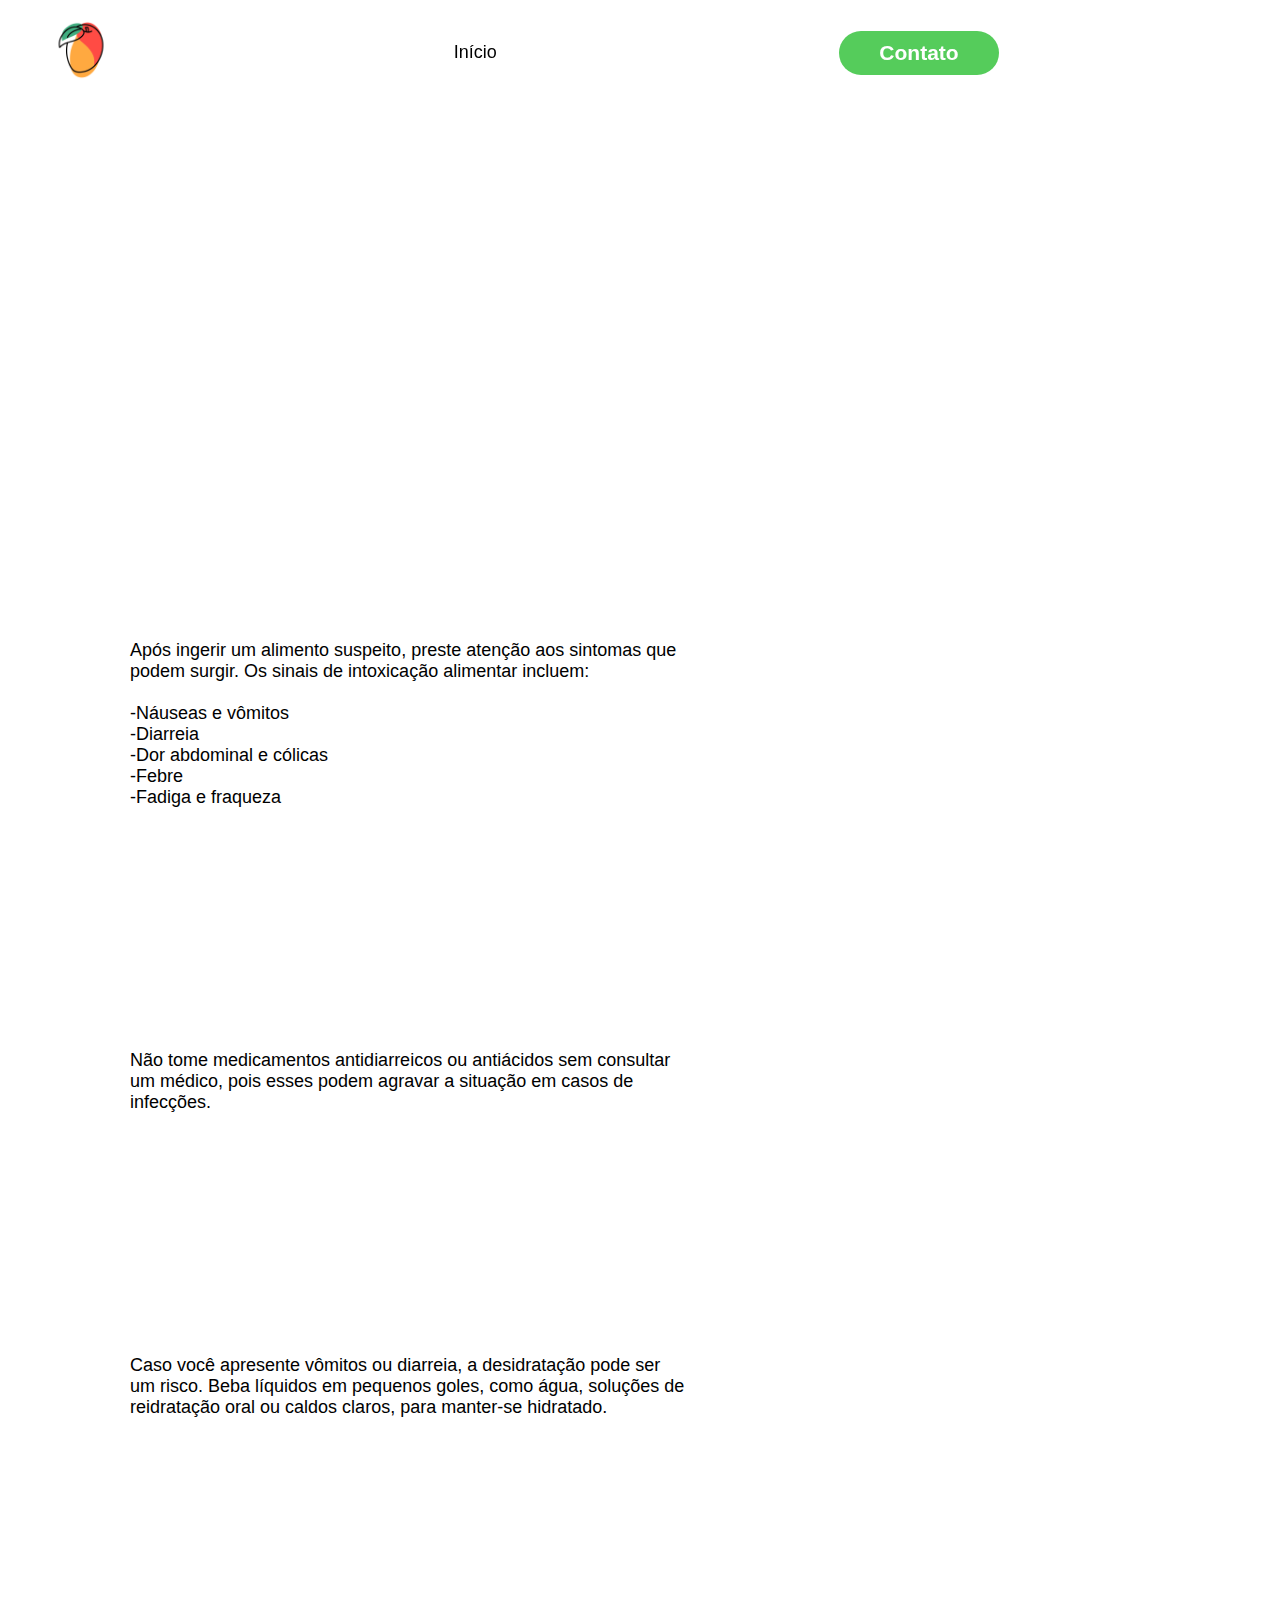
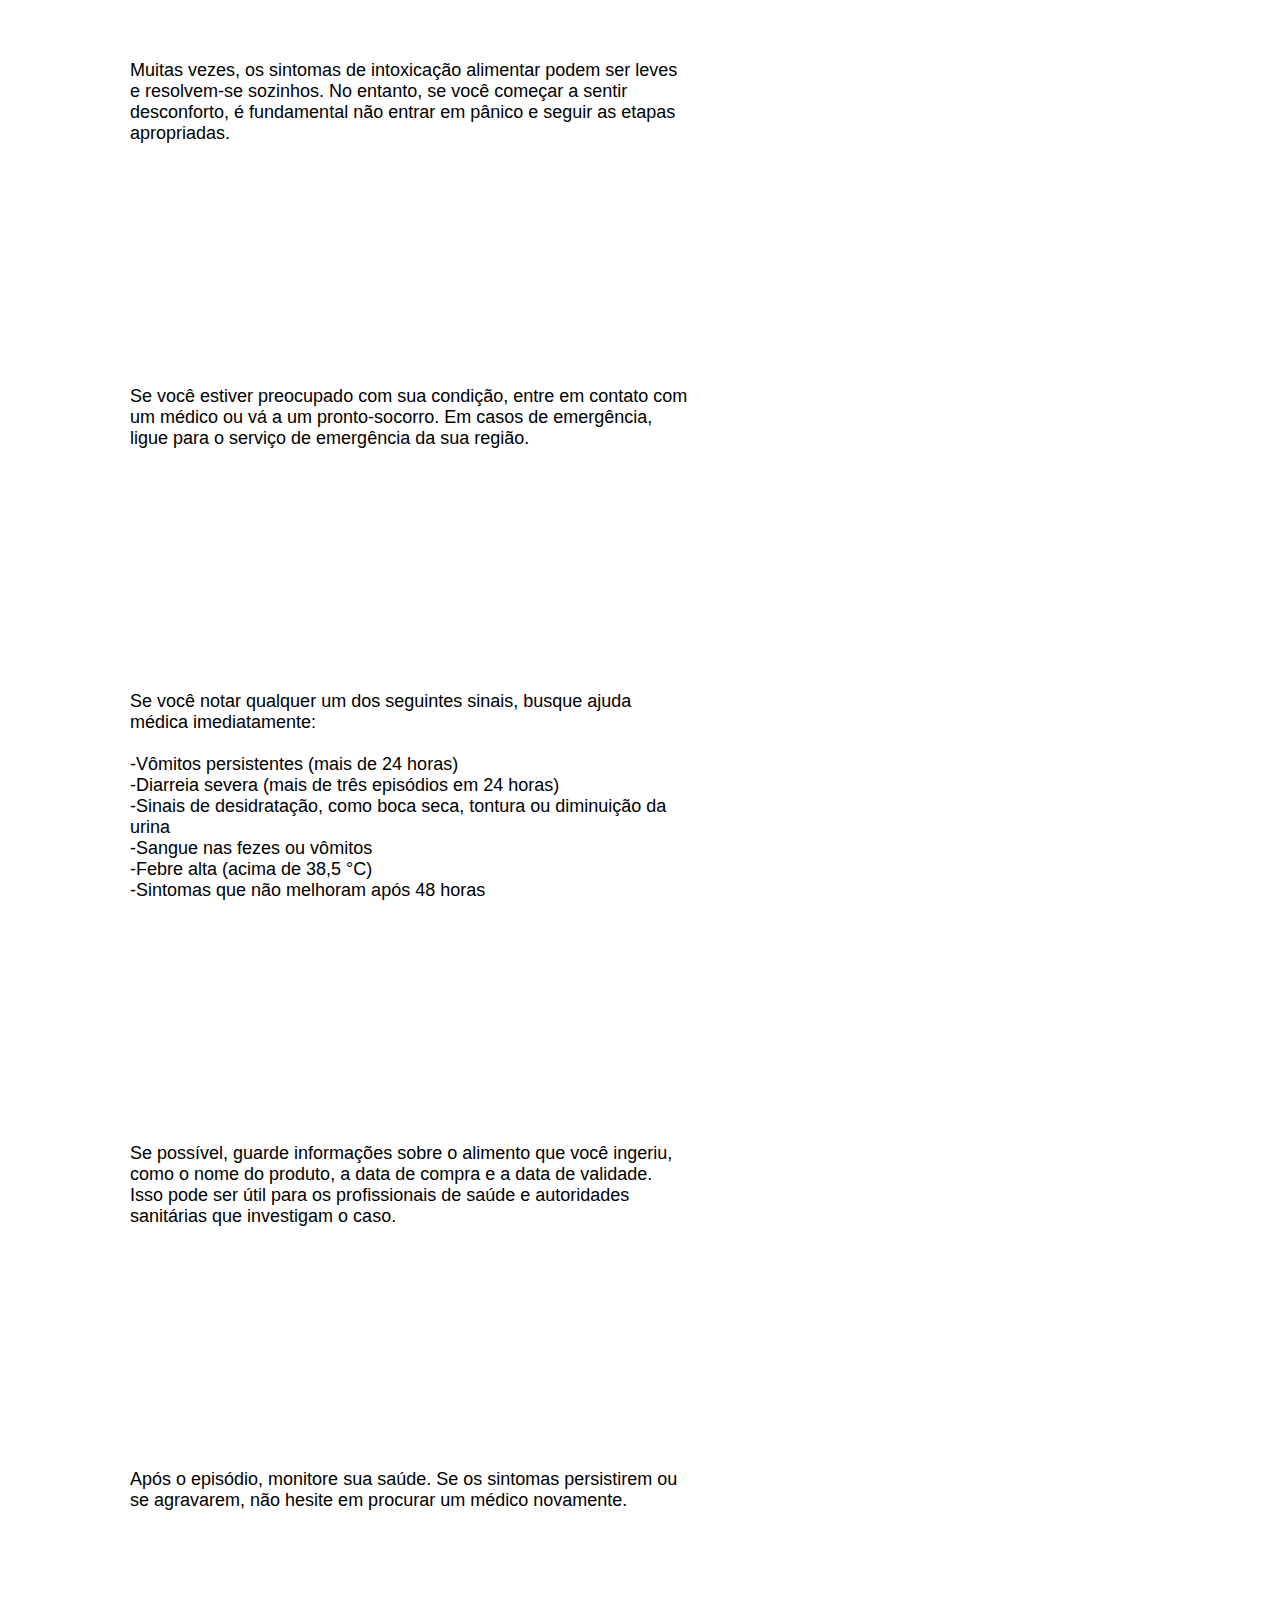
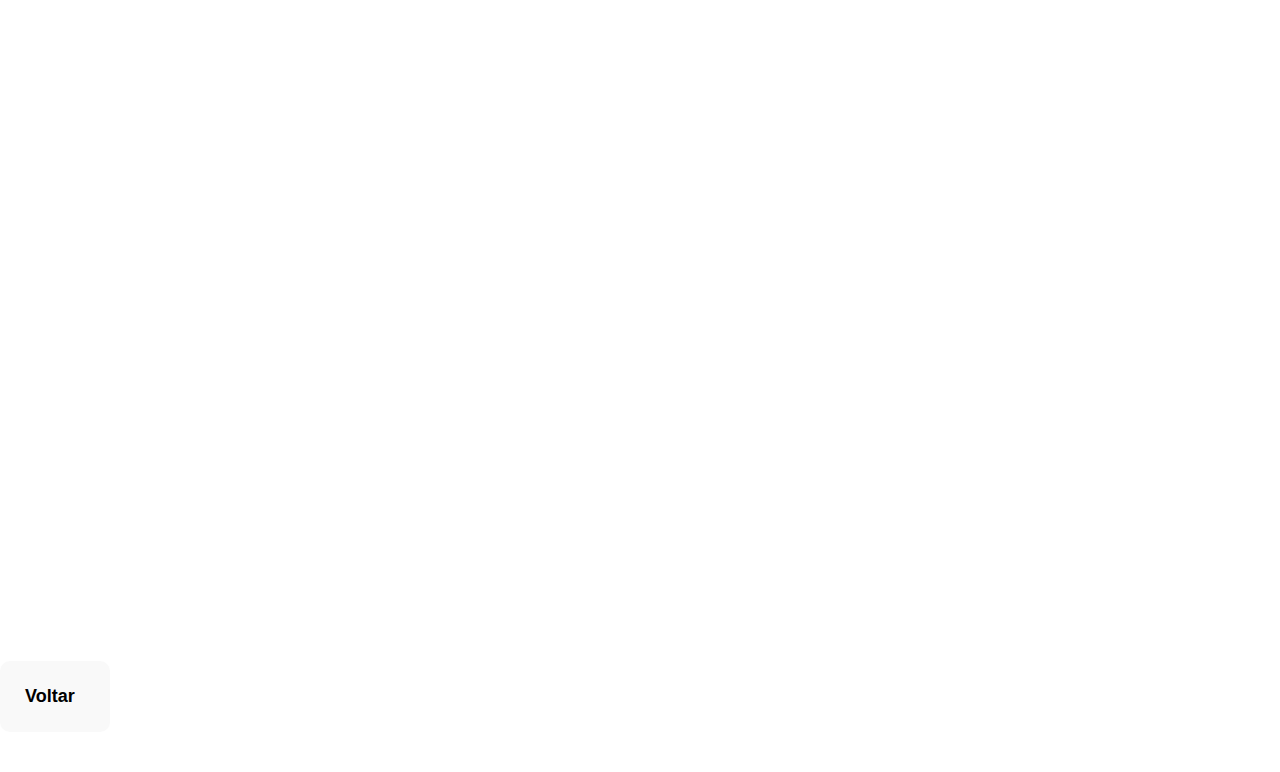
<file: link4.html>
<!DOCTYPE html>
<html lang="en">
<head>
    <meta charset="UTF-8">
    <meta name="viewport" content="width=device-width, initial-scale=1.0">
    <title>Document</title>
    <link rel="stylesheet" href="style.css">
    <script src="script.js"></script>
</head>
<body>
    <header id="header">
        <div class="interface">
            <div class="logo">
                <a href="index.html">
                    <img src="logo.png" alt="Logo">
                </a>
            </div>
            <nav class="menu-desktop">
                    <li ><a href="index.html">Início</a></li>
                </ul>
            </nav>
            <div class="btn-contato">
                <a href="">
                    <button>Contato</button>
                </a>
            </div>
            <div class="btn-abrir-menu" id="btn-menu">
                <i class="bi bi-list"></i>
            </div>
            <div class="menu-mobile" id="menu-mobile">
                <div class="btn-fechar">
                    <i class="bi bi-x-lg"></i>
                </div>
            </div>
            <div class="overlay-menu" id="overlay-menu"></div>
        </div>
    </header>

    <div class="Solucoes-link4">
        <div class="texto-Solucoes-link4">
            <h2>Ingerir um alimento estragado pode causar desconfortos e até doenças alimentares. Se você suspeita que comeu algo que não estava em boas condições, é importante saber como agir. Aqui estão algumas orientações e dicas sobre o que fazer, quem contatar e como obter ajuda.</h2>
        </div>
    </div>

    <div class="Solucoes-link4">
        <div class="texto-Solucoes-link4">
            <h2>Avalie os Sintomas</h2>
            <p>Após ingerir um alimento suspeito, preste atenção aos sintomas que podem surgir. Os sinais de intoxicação alimentar incluem: <br>
                <br>

                -Náuseas e vômitos<br>
                -Diarreia<br>
                -Dor abdominal e cólicas<br>
                -Febre<br>
                -Fadiga e fraqueza</p>
        </div>
    </div>

    <div class="Solucoes-link4">
        <div class="texto-Solucoes-link4">
            <h2>Evite Medicamentos sem Orientação</h2>
            <p>Não tome medicamentos antidiarreicos ou antiácidos sem consultar um médico, pois esses podem agravar a situação em casos de infecções.</p>
        </div>
    </div>

    <div class="Solucoes-link4">
        <div class="texto-Solucoes-link4">
            <h2>Hidratação</h2>
            <p>Caso você apresente vômitos ou diarreia, a desidratação pode ser um risco. Beba líquidos em pequenos goles, como água, soluções de reidratação oral ou caldos claros, para manter-se hidratado.</p>
        </div>
    </div>

    <div class="Solucoes-link4">
        <div class="texto-Solucoes-link4">
            <h2>Mantenha a Calma</h2>
            <p>Muitas vezes, os sintomas de intoxicação alimentar podem ser leves e resolvem-se sozinhos. No entanto, se você começar a sentir desconforto, é fundamental não entrar em pânico e seguir as etapas apropriadas.</p>
        </div>
    </div>

    <div class="Solucoes-link4">
        <div class="texto-Solucoes-link4">
            <h2>Contatar um Profissional de Saúde</h2>
            <p>Se você estiver preocupado com sua condição, entre em contato com um médico ou vá a um pronto-socorro. Em casos de emergência, ligue para o serviço de emergência da sua região.</p>
        </div>
    </div>

    <div class="Solucoes-link4">
        <div class="texto-Solucoes-link4">
            <h2>Quando Procurar Ajuda Médica</h2>
            <p>Se você notar qualquer um dos seguintes sinais, busque ajuda médica imediatamente: <br>
                <br>

                -Vômitos persistentes (mais de 24 horas)<br>
                -Diarreia severa (mais de três episódios em 24 horas)<br>
                -Sinais de desidratação, como boca seca, tontura ou diminuição da urina<br>
                -Sangue nas fezes ou vômitos<br>
                -Febre alta (acima de 38,5 °C)<br>
                -Sintomas que não melhoram após 48 horas</p>
        </div>
    </div>

    <div class="Solucoes-link4">
        <div class="texto-Solucoes-link4">
            <h2>Documentação</h2>
            <p>Se possível, guarde informações sobre o alimento que você ingeriu, como o nome do produto, a data de compra e a data de validade. Isso pode ser útil para os profissionais de saúde e autoridades sanitárias que investigam o caso.</p>
        </div>
    </div>

    <div class="Solucoes-link4">
        <div class="texto-Solucoes-link4">
            <h2>Acompanhamento</h2>
            <p>Após o episódio, monitore sua saúde. Se os sintomas persistirem ou se agravarem, não hesite em procurar um médico novamente.</p>
        </div>
    </div>

    <div class="Solucoes-link4">
        <div class="texto-Solucoes-link4">
            <h2>Ingerir um alimento estragado pode causar desconfortos e até doenças alimentares. Se você suspeita que comeu algo que não estava em boas condições, é importante saber como agir. Aqui estão algumas orientações e dicas sobre o que fazer, quem contatar e como obter ajuda.</h2>
        </div>
    </div>

    <div class="Solucoes-link4">
        <div class="texto-Solucoes-link4">
            <h2>Se precisar, ligue 192.</h2>
        </div>
    </div>

    <div class="botao-voltar-grande">
        <div class="botao-voltar">
            <h4><a href="index.html">Voltar</a></h4>
        </div>
    </div>
</body>
</html>
</file>
<file: style.css>
/* animacoes */
@keyframes fadeIn {
    0% {
        opacity: 0;
    }
    100% {
        opacity: 1;
    }
}
 
@keyframes entradeladin {
    0% {
        transform: translateY(-100px);
        opacity: 0;
    }
    100% {
        transform: translateY(0);
        opacity: 1;
    }
}
 
@keyframes cho {
    0% {
        transform: scale(1);
    }
    50% {
        transform: scale(1);
    }
    100% {
        transform: scale(1);
    }
}
 
@keyframes dudu {
    0% {
        transform: translateX(-100%);
        opacity: 0;
    }
    100% {
        transform: translateX(0);
        opacity: 1;
    }
}
 
 
@keyframes fundinholindo {
    0% {
        background-position: 0% 0%;
    }
    100% {
        background-position: 100% 100%;
    }
 
   
}
 
/* html */
 
body {
    font-family: 'Roboto', sans-serif;
    color: white;
    display: flex;
    justify-content: center;
    align-items: center;
    margin: 0;
    flex-direction: column;
    align-items: stretch;
}
p, h1, h2{
    color: black;
}
.interface {
    max-width: 1280px;
    margin: 0 auto;
    display: flex;
    align-items: center;
    justify-content: space-between;
}
 
.flex {
    display: flex;
}
 
.btn-contato button {
    padding: 10px 40px;
    font-size: 21px;
    font-weight: 600;
    background-color: rgb(85, 204, 91);
    color: #fff;
    border: 0;
    border-radius: 30px;
    cursor: pointer;
    transition: 0.2s;
}
 
button:hover {
    box-shadow: 0px 0px 8px rgb(121, 204, 85);
    transform: scale(1.05);
}
 
header {
    width: 100%;
    padding: 20px 4%;
    position: fixed;
    top: 0;
    left: 0;
    z-index: 99999999;
    transition: background-color 0.3s, padding 0.3s;
}
 
header.rolagem {
    color: white;
    padding: 20px 4%;
    background-color: rgb(54, 162, 79);
}
 
.logo img {
    max-width: 60px;
    height: auto;
}
 
nav.menu-desktop ul {
    list-style-type: none;
    padding: 0;
    display: flex;
}
 
nav.menu-desktop ul li {
    margin: 0 20px;
}
 
nav.menu-desktop ul li a {
    color: #eaeaeae3;
    text-decoration: none;
    transition: color 0.2s;
}
 
nav.menu-desktop ul li a:hover {
    color: white;
}
 
.btn-abrir-menu {
    display: none;
    cursor: pointer;
}
 
.menu-mobile {
    background: rgb(85, 204, 103);
    height: 100vh;
    position: fixed;
    top: 0;
    right: 0;
    z-index: 9999;
    width: 0;
    overflow: hidden;
    transition: .5s;
}
 
.menu-mobile.abrir-menu {
    width: 70%;
    color: white;
}
 
.menu-mobile nav ul {
    text-align: right;
}
 
.menu-mobile nav ul li a {
    color: white;
    font-size: 20px;
    padding: 20px 8%;
    display: block;
}
 
.menu-mobile nav ul li a:hover {
    background-color: white;
    color: black;
}
 
.banner {
    background-image: url(fundo_pagina_inicial.png);
    background-size: cover;
    background-position: center;
    background-repeat: no-repeat;
    width: 100%;
    height: 400px;
    display: flex;
    align-items: center;
    color: #fff;
    text-align: left;
    padding: 150px 0;
    box-shadow: inset 0 0 0 2000px rgba(0, 0, 0, 0.5);
    animation: fundinholindo 10s infinite linear;
}
 
.banner p, h2 {
    margin: 50px;
    font-size: 28px;
    color: white;
}
.services {
    background-color: white;
    padding: 80px 0;
    text-align: center;
    overflow: hidden;height: 100vh; /* Faz com que o corpo ocupe toda a altura da janela */
    margin: 0;
    background-image: linear-gradient(to bottom, #ffffff, rgb(85, 204, 103)); /* Gradiente de cima para baixo */
   
}
 
.services h3 {
    font-size: 2.5em;
    margin-bottom: 40px;
    animation: dudu 1s ease-in-out;
}
 
.service-box {
    display: flex;
    justify-content: space-around;
    flex-wrap: wrap;
   
}
 
.service-item {
    width: 30%;
    margin-bottom: 40px;
    padding: 25px;
    background-color: #f9f9f9;
    border-radius: 10px;
    transition: transform 0.3s, box-shadow 0.3s;
    animation: dudu 1s ease-in-out ;
    animation-delay: 0.5s;
   
}
 
.service-item:hover {
    transform: translateY(-10px) scale(1.25);
    box-shadow: 0 5px 15px black;
    background-color: #f2f8f6;
}
 
.service-item h4 {
    font-size: 1.8em;
    color: #119c11;
    margin-bottom: 20px;
    list-style: none;
    text-decoration: none;
}
 
.service-item p {
    color: #666;
    font-size: 1em;
    line-height: 1.6;
}
 
 
.main-footer {
    background-color: #333;
    color: #fff;
    text-align: center;
    padding: 20px 0;
}
 
.main-footer p {
    margin: 0;
}
 
*{
    margin: 0;
    padding: 0;
    text-decoration: none;
    color: #000000;
    a:hover { color: #979797; }
    font-size:large;
}
 
.cards{
    display: flex;
    justify-content: space-around;
    background-image: url(imagem-fundo-cards.jpeg);
}
 
.card{
    width: 300px;
    border: 2px solid black;
    margin: 10px;
    padding: 10px;
    border-radius: 10px;
    text-align: center;
    background-color: rgb(216, 245, 186);
    animation: dudu 2s ease-in-out;
    animation-delay: 1s;
}
.card img{
    border: 2px solid black;
    width: 100%;
}
.integrantes h2 {
    font-size: 2.5em;
    margin-bottom: 2px;
    animation: dudu 3s ease-in-out;
}
.integrantes{
    text-align: center;
    background-color: rgb(85, 204, 103);
}
.texto-inical-link2 h1 {
    width: 65%;
    font-size: 40px;
   
}
 
.parte-inicial-link2 {
    margin-top: 40px;
}
 
.imagem-inicial-link2 img {
    width: 100%;
}
.texto-inical-link2 {
    display: flex;
    justify-content: center;
    align-items: center;
    margin-top: 40px;
    margin-bottom: 20px;
}
 
.header-link2 {
    background-color: #119c11;
    height: 100px;
    text-align: center;
    font-size: xx-large;
}
.img-Solucoes img {
    max-width: 100%;
}
.Solucoes {
    display: flex;
    align-items: center;
    gap: 20px;
    margin-top: 40px;
    margin-bottom: 40px;
  }
 
.texto-Solucoes {
    max-width: 50%;
    font-size: x-large;
}
 
.botao-voltar {
    width: 60px;
    margin-bottom: 40px;
    padding: 25px;
    background-color: #f9f9f9;
    border-radius: 10px;
}
 
  .texto-final-link2 h1 {
    width: 65%;
    font-size: 35px;
}
 
.texto-final-link2 {
    display: flex;
    justify-content: center;
    align-items: center;
    margin-top: 50px;
    margin-bottom: 20px;
}
 
.header-link3 {
    background-color: #119c11;
    height: 160px;
    text-align: center;
    font-size: xx-large;
}
 
.corpo-link3 {
    display: flex;
    align-items: center; /* Alinha o conteúdo verticalmente */
    justify-content: space-between; /* Coloca espaço entre as imagens e o texto */
    margin-bottom: 40px;
  }
 
.texto-link3 {
    text-align: center; /* Centraliza o texto no meio */
    max-width: 400px; /* Ajusta a largura do texto conforme necessário */
    margin: 0 20px;
 
  }
 
.texto-link3 h2 {
    font-size: 40px;
}
 
.texto-link3 p {
    font-size: 30px;
    margin-top: 50px;
}
 
.imagem-link3 img {
    width: 300px; /* Defina a largura desejada para as imagens */
    height: 800px; /* Mantém a proporção */
    object-fit: cover; /* Ajusta a imagem ao espaço */
    margin: 0 70px;
  }
 
.texto-Solucoes h2 {
    margin-left: 20px;
}
 
.texto-Solucoes p {
    margin-left: 20px;
}
 
.Solucoes-link4 {
    display: flex;
    align-items: center;
    gap: 20px;
    margin-top: 40px;
    margin-bottom: 40px;
    margin-left: 100px;
  }
 
.texto-Solucoes-link4 {
    max-width: 50%;
    font-size: x-large;
}
 
.texto-Solucoes-link4 p {
    margin-left: 30px;
    margin-top: 10px;
    margin-bottom: 30px;
}
 
 
.body {
    font-family: Arial, sans-serif;
    background-color: #f4f4f4;
}
 
.comentario {
    width: 80%;
    margin: auto;
    overflow: hidden;
}
 
form {
    margin-bottom: 20px;
}
 
input[type="text"] {
    padding: 10px;
    width: 70%;
    border: 1px solid #ccc;
}
 
button {
    padding: 10px 15px;
    background: #004487;
    border: none;
    color: white;
    cursor: pointer;
}
 
button:hover {
    background: #004480;
}
 
ul {
    list-style: none;
    padding: 0;
}
 
.menu-desktop {
    background: #ffff0000;
    margin: 10px 0;
    padding: 10px;
    display: flex;
    justify-content: space-between;
    align-items: center;
    list-style: none;
    color: black;
    gap:45px;
    text-decoration: none;
    color: #0056b3;
}
 
.containe {
   
            width: 100%; /* A largura do container será 90% da tela */
            padding: 20px; /* Adiciona um espaçamento interno */
           
            background-color:rgb(85, 204, 103) ;
}
 
textarea {
    width: 75%;
    height: 60px;
    margin-bottom: 100px;
    justify-content: center; /* Alinha o conteúdo horizontalmente */
    align-items: center;     /* Alinha o conteúdo verticalmente */
}
 
.comment {
    background: #029e29;
    margin: 10px 0;
    padding: 10px;
    border-radius: 5px;
}
 
.comment button {
    margin-left: 10px;
}

html {
    scroll-behavior: smooth;
}
</file>
